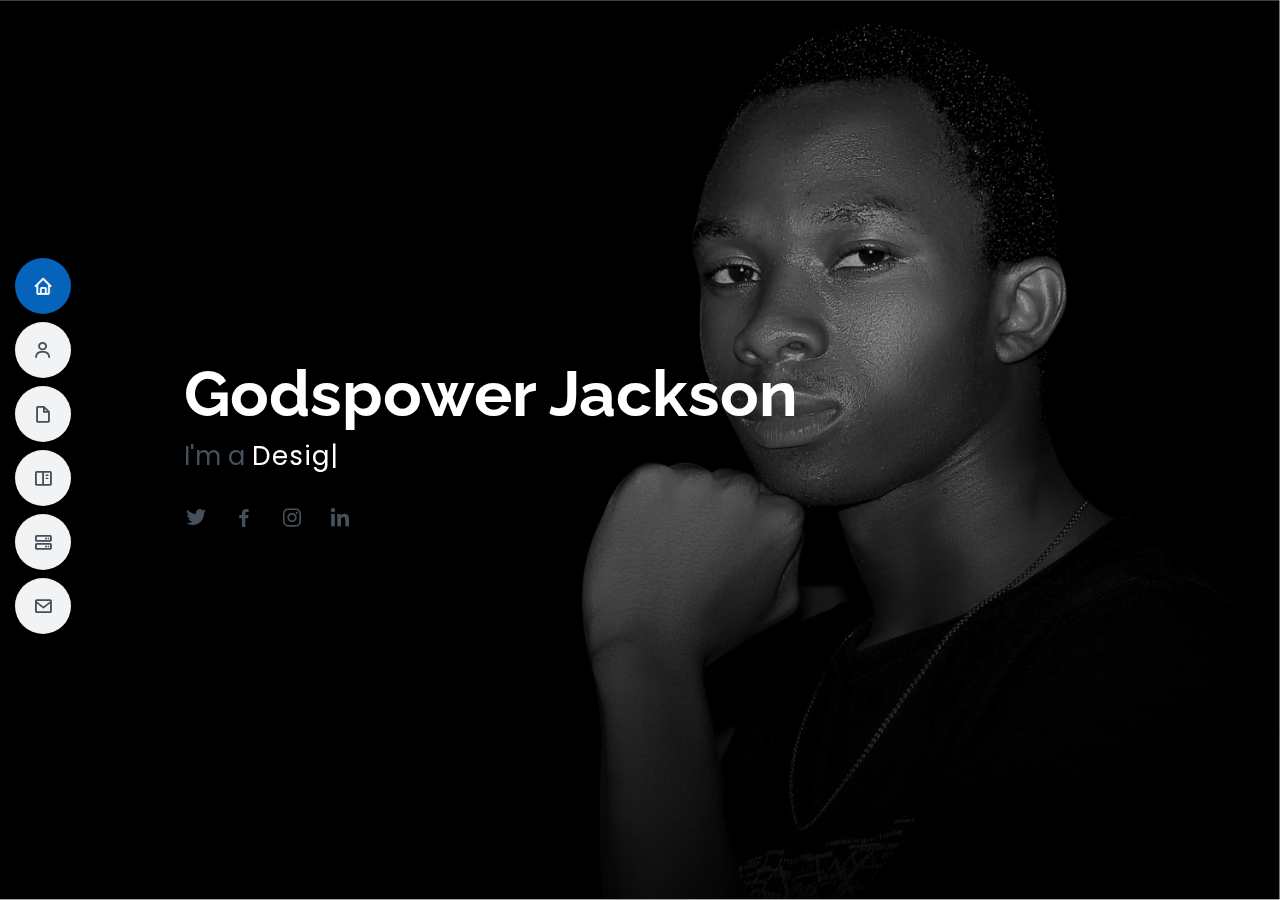
<file: index.html>
<!DOCTYPE html>
<html lang="en">
<head>
    <meta charset="UTF-8">
    <meta http-equiv="X-UA-Compatible" content="IE=edge">
    <meta name="viewport" content="width=device-width, initial-scale=1.0">
    <meta content="" name="description">
    <meta content="" name="keywords">
    <title>thinic.com</title>

    <!-- favicon -->    
    <link rel="shortcut icon" href="assets/img/favicon.png" type="image/x-icon">
    <link href="assets/img/apple-touch-icon.png" rel="apple-touch-icon">

    <!-- Google Fonts -->
    <link href="https://fonts.googleapis.com/css?family=Open+Sans:300,300i,400,400i,600,600i,700,700i|Raleway:300,300i,400,400i,500,500i,600,600i,700,700i|Poppins:300,300i,400,400i,500,500i,600,600i,700,700i" rel="stylesheet">

    <!-- Vendor CSS Files -->
    <link href="assets/vendor/aos/aos.css" rel="stylesheet">
    <link href="assets/vendor/bootstrap/css/bootstrap.min.css" rel="stylesheet">
    <link href="assets/vendor/bootstrap-icons/bootstrap-icons.css" rel="stylesheet">
    <link href="assets/vendor/boxicons/css/boxicons.min.css" rel="stylesheet">
    <link href="assets/vendor/glightbox/css/glightbox.min.css" rel="stylesheet">
    <link href="assets/vendor/swiper/swiper-bundle.min.css" rel="stylesheet">

    <!-- Main Css -->
    <link rel="stylesheet" href="assets/css/index.css">
    <!-- <link rel="stylesheet" href="assets/css/style.css"> -->

</head>
<body>

  <!-- ======= Mobile nav toggle button ======= -->
  <!-- <button type="button" class="mobile-nav-toggle d-xl-none"><i class="bi bi-list mobile-nav-toggle"></i></button> -->
  <i class="bi bi-list mobile-nav-toggle d-xl-none text-light"></i>
  <!-- ======= Header ======= -->
  <header id="header" class="d-flex flex-column justify-content-center">

    <nav id="navbar" class="navbar nav-menu">
      <ul>
        <li><a href="index.html" class="nav-link scrollto active"><i class="bx bx-home"></i> <span>Home</span></a></li>
        <li><a href="about.html" class="nav-link scrollto"><i class="bx bx-user"></i> <span>About</span></a></li>
        <li><a href="resume.html" class="nav-link scrollto"><i class="bx bx-file-blank"></i> <span>Resume</span></a></li>
        <li><a href="portfolio.html" class="nav-link scrollto"><i class="bx bx-book-content"></i> <span>Portfolio</span></a></li>
        <li><a href="services.html" class="nav-link scrollto"><i class="bx bx-server"></i> <span>Services</span></a></li>
        <li><a href="contact.html" class="nav-link scrollto"><i class="bx bx-envelope"></i> <span>Contact</span></a></li>
      </ul>
    </nav><!-- .nav-menu -->

  </header><!-- End Header -->

    
  <!-- ======= Hero Section ======= -->
  <section id="hero" class="d-flex flex-column justify-content-center">
    <div class="container d-flex row" data-aos="zoom-in" data-aos-delay="100">
        <div class="col-md-8">
          <h1>Godspower Jackson</h1>
            <p>I'm a <span class="typed" data-typed-items="Designer, Developer, Freelancer, Photographer"></span></p>
        
            <div class="social-links">
                <a href="www.twitter.com/godspowerjacks/" class="twitter"><i class="bx bxl-twitter"></i></a>
                <a href="www.facebook.com/Iamthinic/" class="facebook"><i class="bx bxl-facebook"></i></a>
                <a href="www.intagram.com/thinic/" class="instagram"><i class="bx bxl-instagram"></i></a>
                <!-- <a href="#" class="google-plus"><i class="bx bxl-skype"></i></a> -->
                <a href="#" class="linkedin"><i class="bx bxl-linkedin"></i></a>
            </div>
        </div>
        <div class="col-md-4">
            
        </div>
    </div>
  </section><!-- End Hero -->
    

    
    <!-- Vendor JS Files -->
    <script src="assets/vendor/aos/aos.js"></script>
    <script src="assets/vendor/bootstrap/js/bootstrap.bundle.min.js"></script>
    <script src="assets/vendor/glightbox/js/glightbox.min.js"></script>
    <script src="assets/vendor/isotope-layout/isotope.pkgd.min.js"></script>
    <script src="assets/vendor/php-email-form/validate.js"></script>
    <script src="assets/vendor/purecounter/purecounter.js"></script>
    <script src="assets/vendor/swiper/swiper-bundle.min.js"></script>
    <script src="assets/vendor/typed.js/typed.min.js"></script>
    <script src="assets/vendor/waypoints/noframework.waypoints.js"></script>

    <!-- Main Js -->
    <script src="assets/js/index.js"></script>
</body>
</html>
</file>
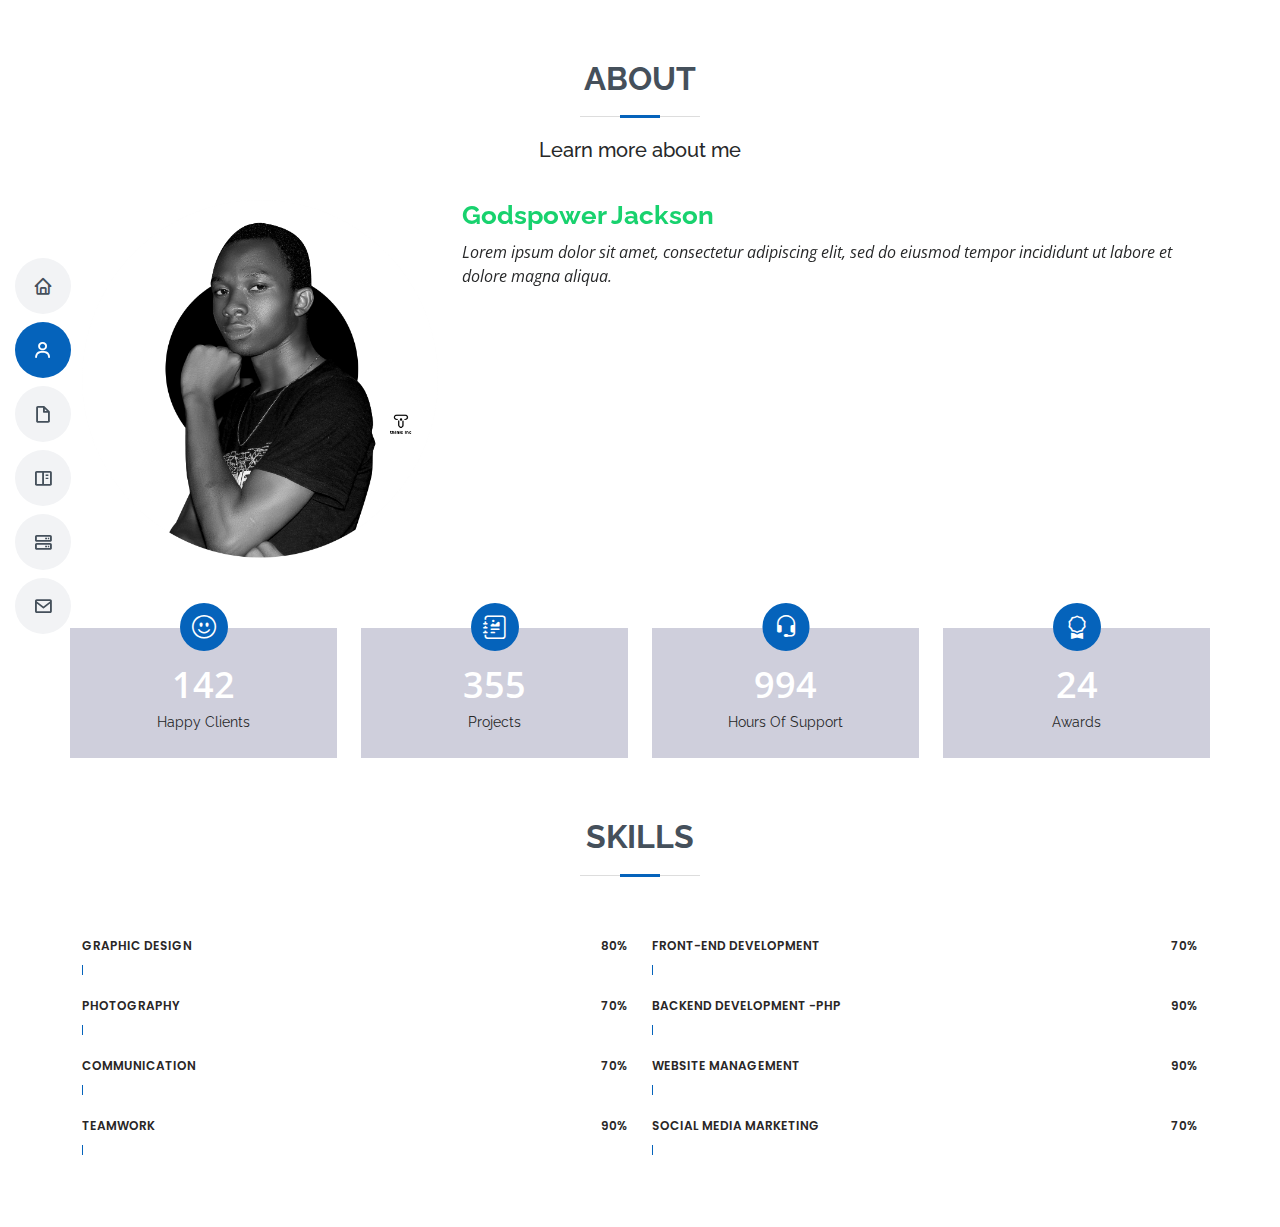
<file: about.html>
<!DOCTYPE html>
<html lang="en">
<head>
    <meta charset="UTF-8">
    <meta http-equiv="X-UA-Compatible" content="IE=edge">
    <meta name="viewport" content="width=device-width, initial-scale=1.0">
    <meta content="" name="description">
    <meta content="" name="keywords">
    <title>thinic.com</title>

    <!-- favicon -->    
    <link rel="shortcut icon" href="assets/img/favicon.png" type="image/x-icon">
    <link href="assets/img/apple-touch-icon.png" rel="apple-touch-icon">

    <!-- Google Fonts -->
    <link href="https://fonts.googleapis.com/css?family=Open+Sans:300,300i,400,400i,600,600i,700,700i|Raleway:300,300i,400,400i,500,500i,600,600i,700,700i|Poppins:300,300i,400,400i,500,500i,600,600i,700,700i" rel="stylesheet">

    <!-- Vendor CSS Files -->
    <link href="assets/vendor/aos/aos.css" rel="stylesheet">
    <link href="assets/vendor/bootstrap/css/bootstrap.min.css" rel="stylesheet">
    <link href="assets/vendor/bootstrap-icons/bootstrap-icons.css" rel="stylesheet">
    <link href="assets/vendor/boxicons/css/boxicons.min.css" rel="stylesheet">
    <link href="assets/vendor/glightbox/css/glightbox.min.css" rel="stylesheet">
    <link href="assets/vendor/swiper/swiper-bundle.min.css" rel="stylesheet">

    <!-- Main Css -->
    <link rel="stylesheet" href="assets/css/index.css">

</head>
<body>

  <!-- ======= Mobile nav toggle button ======= -->
  <!-- <button type="button" class="mobile-nav-toggle d-xl-none"><i class="bi bi-list mobile-nav-toggle"></i></button> -->
  <i class="bi bi-list mobile-nav-toggle d-xl-none"></i>
  <!-- ======= Header ======= -->
  <header id="header" class="d-flex flex-column justify-content-center">

    <nav id="navbar" class="navbar nav-menu">
      <ul>
        <li><a href="index.html" class="nav-link scrollto"><i class="bx bx-home"></i> <span>Home</span></a></li>
        <li><a href="about.html" class="nav-link scrollto active"><i class="bx bx-user"></i> <span>About</span></a></li>
        <li><a href="resume.html" class="nav-link scrollto"><i class="bx bx-file-blank"></i> <span>Resume</span></a></li>
        <li><a href="portfolio.html" class="nav-link scrollto"><i class="bx bx-book-content"></i> <span>Portfolio</span></a></li>
        <li><a href="services.html" class="nav-link scrollto"><i class="bx bx-server"></i> <span>Services</span></a></li>
        <li><a href="contact.html" class="nav-link scrollto"><i class="bx bx-envelope"></i> <span>Contact</span></a></li>
      </ul>
    </nav><!-- .nav-menu -->

  </header><!-- End Header -->

  
      <!-- ======= About Section ======= -->
  <section id="about" class="about">

    <!-- ======= About Me ======= -->
    <div class="about-me container">

      <div class="section-title">
        <h2>About</h2>
        <h5>Learn more about me</h5>
      </div>

      <div class="row">
        <div class="col-md-4"  data-aos="fade-right">
          <img src="assets/img/profile-img.png" class="img-fluid" draggable="false" alt="">
        </div>
        <div class="col-lg-8 pt-4 pt-lg-0 content" data-aos="fade-left">
          <h3>Godspower Jackson</h3>
          <p class="fst-italic">
            Lorem ipsum dolor sit amet, consectetur adipiscing elit, sed do eiusmod tempor incididunt ut labore et dolore
            magna aliqua.
          </p>
          <div class="row">
             
          </div>
          <!-- <p>
            Officiis eligendi itaque labore et dolorum mollitia officiis optio vero. Quisquam sunt adipisci omnis et ut. Nulla accusantium dolor incidunt officia tempore. Et eius omnis.
            Cupiditate ut dicta maxime officiis quidem quia. Sed et consectetur qui quia repellendus itaque neque. Aliquid amet quidem ut quaerat cupiditate. Ab et eum qui repellendus omnis culpa magni laudantium dolores.
          </p> -->
        </div>
      </div>

    </div><!-- End About Me -->

    <!-- ======= Counts ======= -->
    <div class="counts container">

      <div class="row">

        <div class="col-lg-3 col-md-6">
          <div class="count-box">
            <i class="bi bi-emoji-smile"></i>
            <span data-purecounter-start="0" data-purecounter-end="232" data-purecounter-duration="1" class="purecounter"></span>
            <p>Happy Clients</p>
          </div>
        </div>

        <div class="col-lg-3 col-md-6 mt-5 mt-md-0">
          <div class="count-box">
            <i class="bi bi-journal-richtext"></i>
            <span data-purecounter-start="0" data-purecounter-end="521" data-purecounter-duration="1" class="purecounter"></span>
            <p>Projects</p>
          </div>
        </div>

        <div class="col-lg-3 col-md-6 mt-5 mt-lg-0">
          <div class="count-box">
            <i class="bi bi-headset"></i>
            <span data-purecounter-start="0" data-purecounter-end="1463" data-purecounter-duration="1" class="purecounter"></span>
            <p>Hours Of Support</p>
          </div>
        </div>

        <div class="col-lg-3 col-md-6 mt-5 mt-lg-0">
          <div class="count-box">
            <i class="bi bi-award"></i>
            <span data-purecounter-start="0" data-purecounter-end="24" data-purecounter-duration="1" class="purecounter"></span>
            <p>Awards</p>
          </div>
        </div>

      </div>

    </div><!-- End Counts -->

    <!-- ======= Skills  ======= -->
    <div class="skills container">

      <div class="section-title">
        <h2>Skills</h2>
      </div>

      <div class="row skills-content">

        <div class="col-lg-6">

          <div class="progress">
            <span class="skill">Graphic Design <i class="val">80%</i></span>
            <div class="progress-bar-wrap">
              <div class="progress-bar" role="progressbar" aria-valuenow="80" aria-valuemin="0" aria-valuemax="100"></div>
            </div>
          </div>

          <div class="progress">
            <span class="skill">Photography <i class="val">70%</i></span>
            <div class="progress-bar-wrap">
              <div class="progress-bar" role="progressbar" aria-valuenow="70" aria-valuemin="0" aria-valuemax="100"></div>
            </div>
          </div>

          <div class="progress">
            <span class="skill">Communication <i class="val">70%</i></span>
            <div class="progress-bar-wrap">
              <div class="progress-bar" role="progressbar" aria-valuenow="70" aria-valuemin="0" aria-valuemax="100"></div>
            </div>
          </div>

          <div class="progress">
            <span class="skill">Teamwork <i class="val">90%</i></span>
            <div class="progress-bar-wrap">
              <div class="progress-bar" role="progressbar" aria-valuenow="90" aria-valuemin="0" aria-valuemax="100"></div>
            </div>
          </div>

        </div>

        <div class="col-lg-6">

          <div class="progress">
            <span class="skill">Front-end Development <i class="val">70%</i></span>
            <div class="progress-bar-wrap">
              <div class="progress-bar" role="progressbar" aria-valuenow="80" aria-valuemin="0" aria-valuemax="100"></div>
            </div>
          </div>

          <div class="progress">
            <span class="skill">Backend Development -PHP <i class="val">90%</i></span>
            <div class="progress-bar-wrap">
              <div class="progress-bar" role="progressbar" aria-valuenow="90" aria-valuemin="0" aria-valuemax="100"></div>
            </div>
          </div>

          <div class="progress">
            <span class="skill">Website Management <i class="val">90%</i></span>
            <div class="progress-bar-wrap">
              <div class="progress-bar" role="progressbar" aria-valuenow="90" aria-valuemin="0" aria-valuemax="100"></div>
            </div>
          </div>

          <div class="progress">
            <span class="skill">Social media Marketing <i class="val">70%</i></span>
            <div class="progress-bar-wrap">
              <div class="progress-bar" role="progressbar" aria-valuenow="70" aria-valuemin="0" aria-valuemax="100"></div>
            </div>
          </div>

        </div>

      </div>

    </div><!-- End Skills -->

  </section><!-- End About Section -->

    
    <!-- Vendor JS Files -->
    <script src="assets/vendor/aos/aos.js"></script>
    <script src="assets/vendor/bootstrap/js/bootstrap.bundle.min.js"></script>
    <script src="assets/vendor/glightbox/js/glightbox.min.js"></script>
    <script src="assets/vendor/isotope-layout/isotope.pkgd.min.js"></script>
    <script src="assets/vendor/php-email-form/validate.js"></script>
    <script src="assets/vendor/purecounter/purecounter.js"></script>
    <script src="assets/vendor/swiper/swiper-bundle.min.js"></script>
    <script src="assets/vendor/typed.js/typed.min.js"></script>
    <script src="assets/vendor/waypoints/noframework.waypoints.js"></script>

    <!-- Main Js -->
    <script src="assets/js/index.js"></script>
</body>
</html>
</file>
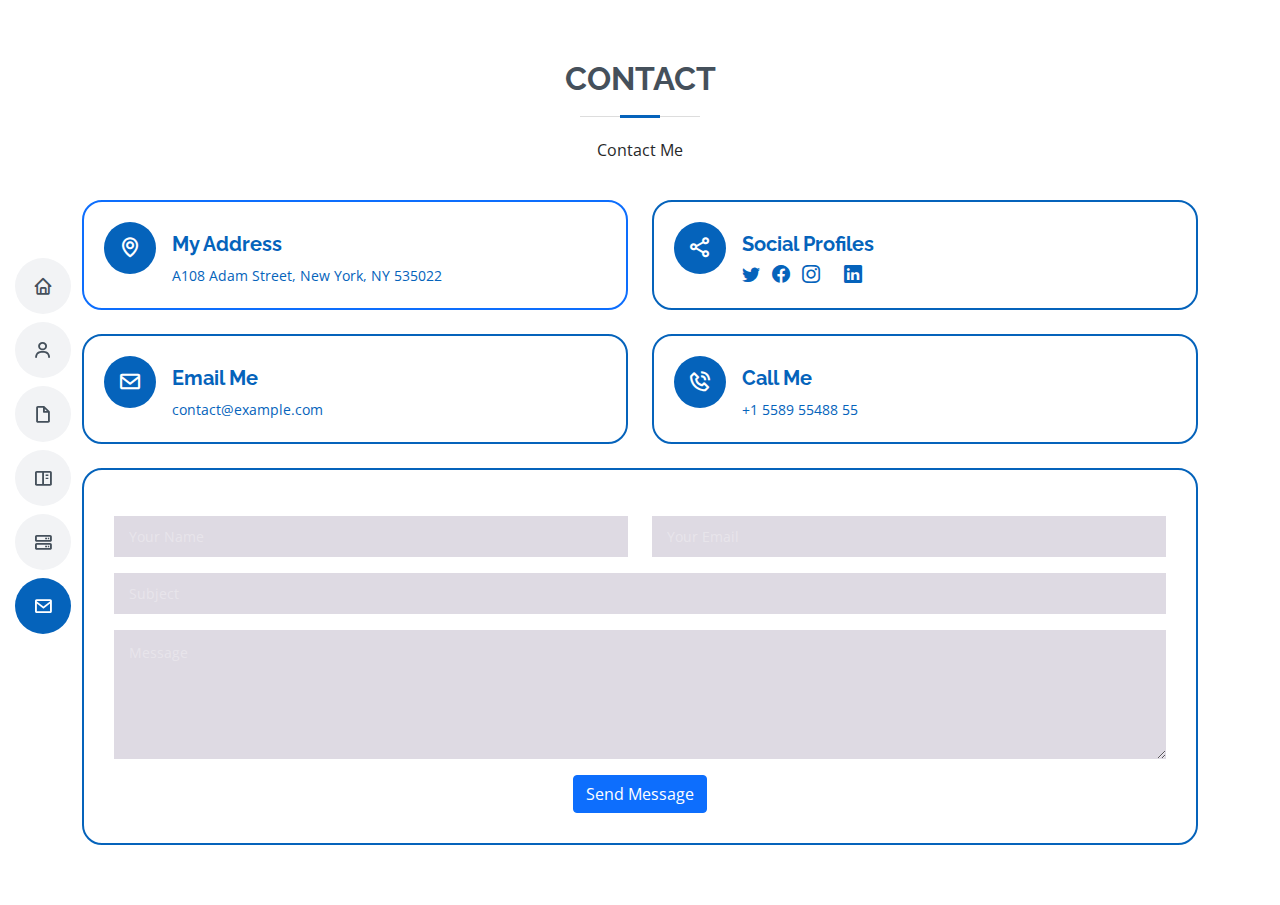
<file: contact.html>
<!DOCTYPE html>
<html lang="en">
<head>
    <meta charset="UTF-8">
    <meta http-equiv="X-UA-Compatible" content="IE=edge">
    <meta name="viewport" content="width=device-width, initial-scale=1.0">
    <meta content="" name="description">
    <meta content="" name="keywords">
    <title>thinic.com</title>

    <!-- favicon -->    
    <link rel="shortcut icon" href="assets/img/favicon.png" type="image/x-icon">
    <link href="assets/img/apple-touch-icon.png" rel="apple-touch-icon">

    <!-- Google Fonts -->
    <link href="https://fonts.googleapis.com/css?family=Open+Sans:300,300i,400,400i,600,600i,700,700i|Raleway:300,300i,400,400i,500,500i,600,600i,700,700i|Poppins:300,300i,400,400i,500,500i,600,600i,700,700i" rel="stylesheet">

    <!-- Vendor CSS Files -->
    <link href="assets/vendor/aos/aos.css" rel="stylesheet">
    <link href="assets/vendor/bootstrap/css/bootstrap.min.css" rel="stylesheet">
    <link href="assets/vendor/bootstrap-icons/bootstrap-icons.css" rel="stylesheet">
    <link href="assets/vendor/boxicons/css/boxicons.min.css" rel="stylesheet">
    <link href="assets/vendor/glightbox/css/glightbox.min.css" rel="stylesheet">
    <link href="assets/vendor/swiper/swiper-bundle.min.css" rel="stylesheet">

    <!-- Main Css -->
    <link rel="stylesheet" href="assets/css/index.css">

</head>
<body>

  <!-- ======= Mobile nav toggle button ======= -->
  <!-- <button type="button" class="mobile-nav-toggle d-xl-none"><i class="bi bi-list mobile-nav-toggle"></i></button> -->
  <i class="bi bi-list mobile-nav-toggle d-xl-none"></i>
  <!-- ======= Header ======= -->
  <header id="header" class="d-flex flex-column justify-content-center">

    <nav id="navbar" class="navbar nav-menu">
      <ul>
        <li><a href="index.html" class="nav-link scrollto"><i class="bx bx-home"></i> <span>Home</span></a></li>
        <li><a href="about.html" class="nav-link scrollto"><i class="bx bx-user"></i> <span>About</span></a></li>
        <li><a href="resume.html" class="nav-link scrollto"><i class="bx bx-file-blank"></i> <span>Resume</span></a></li>
        <li><a href="portfolio.html" class="nav-link scrollto"><i class="bx bx-book-content"></i> <span>Portfolio</span></a></li>
        <li><a href="services.html" class="nav-link scrollto"><i class="bx bx-server"></i> <span>Services</span></a></li>
        <li><a href="contact.html" class="nav-link scrollto active"><i class="bx bx-envelope"></i> <span>Contact</span></a></li>
      </ul>
    </nav><!-- .nav-menu -->

  </header><!-- End Header -->

  <!-- ======= Contact Section ======= -->
  <section id="contact" class="contact">
    <div class="container">

      <div class="section-title">
        <h2>Contact</h2>
        <p>Contact Me</p>
      </div>

      <div class="row mt-2">

        <div class="col-md-6 d-flex align-items-stretch">
          <div class="info-box border-primary">
            <i class="bx bx-map"></i>
            <h3>My Address</h3>
            <p>A108 Adam Street, New York, NY 535022</p>
          </div>
        </div>

        <div class="col-md-6 mt-4 mt-md-0 d-flex align-items-stretch">
          <div class="info-box">
            <i class="bx bx-share-alt"></i>
            <h3>Social Profiles</h3>
            <div class="social-links">
              <a href="#" class="twitter"><i class="bi bi-twitter"></i></a>
              <a href="#" class="facebook"><i class="bi bi-facebook"></i></a>
              <a href="#" class="instagram"><i class="bi bi-instagram"></i></a>
              <a href="#" class="google-plus"><i class="bi bi-skype"></i></a>
              <a href="#" class="linkedin"><i class="bi bi-linkedin"></i></a>
            </div>
          </div>
        </div>

        <div class="col-md-6 mt-4 d-flex align-items-stretch">
          <div class="info-box">
            <i class="bx bx-envelope"></i>
            <h3>Email Me</h3>
            <p>contact@example.com</p>
          </div>
        </div>
        <div class="col-md-6 mt-4 d-flex align-items-stretch">
          <div class="info-box">
            <i class="bx bx-phone-call"></i>
            <h3>Call Me</h3>
            <p>+1 5589 55488 55</p>
          </div>
        </div>
      </div>

      <form action="forms/contact.php" method="post" role="form" class="php-email-form mt-4">
        
        <div class="my-3">
            <div class="loading">Loading</div>
            <div class="error-message"></div>
            <div class="sent-message">Your message has been sent. Thank you!</div>
          </div>

        <div class="row">
          <div class="col-md-6 form-group">
            <input type="text" name="name" class="form-control" id="name" placeholder="Your Name" required>
          </div>
          <div class="col-md-6 form-group mt-3 mt-md-0">
            <input type="email" class="form-control" name="email" id="email" placeholder="Your Email" required>
          </div>
        </div>
        <div class="form-group mt-3">
          <input type="text" class="form-control" name="subject" id="subject" placeholder="Subject" required>
        </div>
        <div class="form-group mt-3">
          <textarea class="form-control" name="message"  rows="5" placeholder="Message" required></textarea>
        </div>
        <div class="text-center"><button type="submit" class="mt-3 btn btn-primary">Send Message</button></div>
      </form>

    </div>
  </section><!-- End Contact Section -->

     <!-- Vendor JS Files -->
     <script src="assets/vendor/aos/aos.js"></script>
     <script src="assets/vendor/bootstrap/js/bootstrap.bundle.min.js"></script>
     <script src="assets/vendor/glightbox/js/glightbox.min.js"></script>
     <script src="assets/vendor/isotope-layout/isotope.pkgd.min.js"></script>
     <script src="assets/vendor/php-email-form/validate.js"></script>
     <script src="assets/vendor/purecounter/purecounter.js"></script>
     <script src="assets/vendor/swiper/swiper-bundle.min.js"></script>
     <script src="assets/vendor/typed.js/typed.min.js"></script>
     <script src="assets/vendor/waypoints/noframework.waypoints.js"></script>
 
     <!-- Main Js -->
     <script src="assets/js/index.js"></script>
 </body>
 </html>
</file>
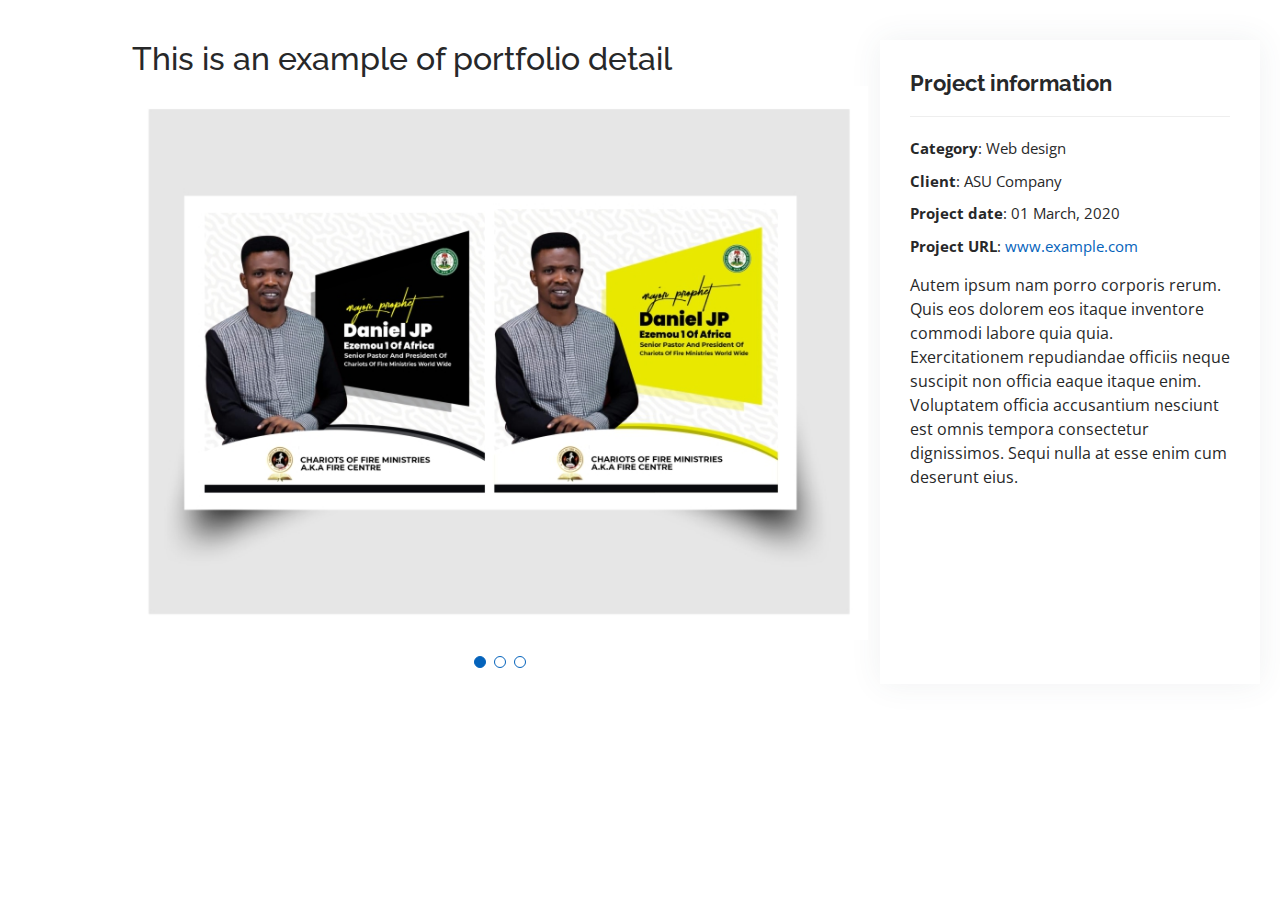
<file: portfolio-details.html>
<!DOCTYPE html>
<html lang="en">
<head>
    <meta charset="UTF-8">
    <meta http-equiv="X-UA-Compatible" content="IE=edge">
    <meta name="viewport" content="width=device-width, initial-scale=1.0">
    <meta content="" name="description">
    <meta content="" name="keywords">
    <title>thinic.com</title>

    <!-- favicon -->    
    <link rel="shortcut icon" href="assets/img/favicon.png" type="image/x-icon">
    <link href="assets/img/apple-touch-icon.png" rel="apple-touch-icon">

    <!-- Google Fonts -->
    <link href="https://fonts.googleapis.com/css?family=Open+Sans:300,300i,400,400i,600,600i,700,700i|Raleway:300,300i,400,400i,500,500i,600,600i,700,700i|Poppins:300,300i,400,400i,500,500i,600,600i,700,700i" rel="stylesheet">

    <!-- Vendor CSS Files -->
    <link href="assets/vendor/aos/aos.css" rel="stylesheet">
    <link href="assets/vendor/bootstrap/css/bootstrap.min.css" rel="stylesheet">
    <link href="assets/vendor/bootstrap-icons/bootstrap-icons.css" rel="stylesheet">
    <link href="assets/vendor/boxicons/css/boxicons.min.css" rel="stylesheet">
    <link href="assets/vendor/glightbox/css/glightbox.min.css" rel="stylesheet">
    <link href="assets/vendor/swiper/swiper-bundle.min.css" rel="stylesheet">

    <!-- Main Css -->
    <link rel="stylesheet" href="index.css">

</head>
<body>

  <main id="main">

    <!-- ======= Portfolio Details ======= -->
    <div id="portfolio-details" class="portfolio-details">
      <div class="container">

        <div class="row">

          <div class="col-lg-8">
            <h2 class="portfolio-title">This is an example of portfolio detail</h2>

            <div class="portfolio-details-slider swiper-container">
              <div class="swiper-wrapper align-items-center">

                <div class="swiper-slide">
                  <img src="assets/img/portfolio/portfolio-details-1.jpg" alt="">
                </div>

                <div class="swiper-slide">
                  <img src="assets/img/portfolio/portfolio-details-2.jpg" alt="">
                </div>

                <div class="swiper-slide">
                  <img src="assets/img/portfolio/portfolio-details-3.jpg" alt="">
                </div>

              </div>
              <div class="swiper-pagination"></div>
            </div>

          </div>

          <div class="col-lg-4 portfolio-info">
            <h3>Project information</h3>
            <ul>
              <li><strong>Category</strong>: Web design</li>
              <li><strong>Client</strong>: ASU Company</li>
              <li><strong>Project date</strong>: 01 March, 2020</li>
              <li><strong>Project URL</strong>: <a href="#">www.example.com</a></li>
            </ul>

            <p>
              Autem ipsum nam porro corporis rerum. Quis eos dolorem eos itaque inventore commodi labore quia quia. Exercitationem repudiandae officiis neque suscipit non officia eaque itaque enim. Voluptatem officia accusantium nesciunt est omnis tempora consectetur dignissimos. Sequi nulla at esse enim cum deserunt eius.
            </p>
          </div>

        </div>

      </div>
    </div><!-- End Portfolio Details -->

  </main><!-- End #main -->
 
    

    
    <!-- Vendor JS Files -->
    <script src="assets/vendor/aos/aos.js"></script>
    <script src="assets/vendor/bootstrap/js/bootstrap.bundle.min.js"></script>
    <script src="assets/vendor/glightbox/js/glightbox.min.js"></script>
    <script src="assets/vendor/isotope-layout/isotope.pkgd.min.js"></script>
    <script src="assets/vendor/php-email-form/validate.js"></script>
    <script src="assets/vendor/purecounter/purecounter.js"></script>
    <script src="assets/vendor/swiper/swiper-bundle.min.js"></script>
    <script src="assets/vendor/typed.js/typed.min.js"></script>
    <script src="assets/vendor/waypoints/noframework.waypoints.js"></script>

    <!-- Main Js -->
    <script src="index.js"></script>
</body>
</html>
</file>
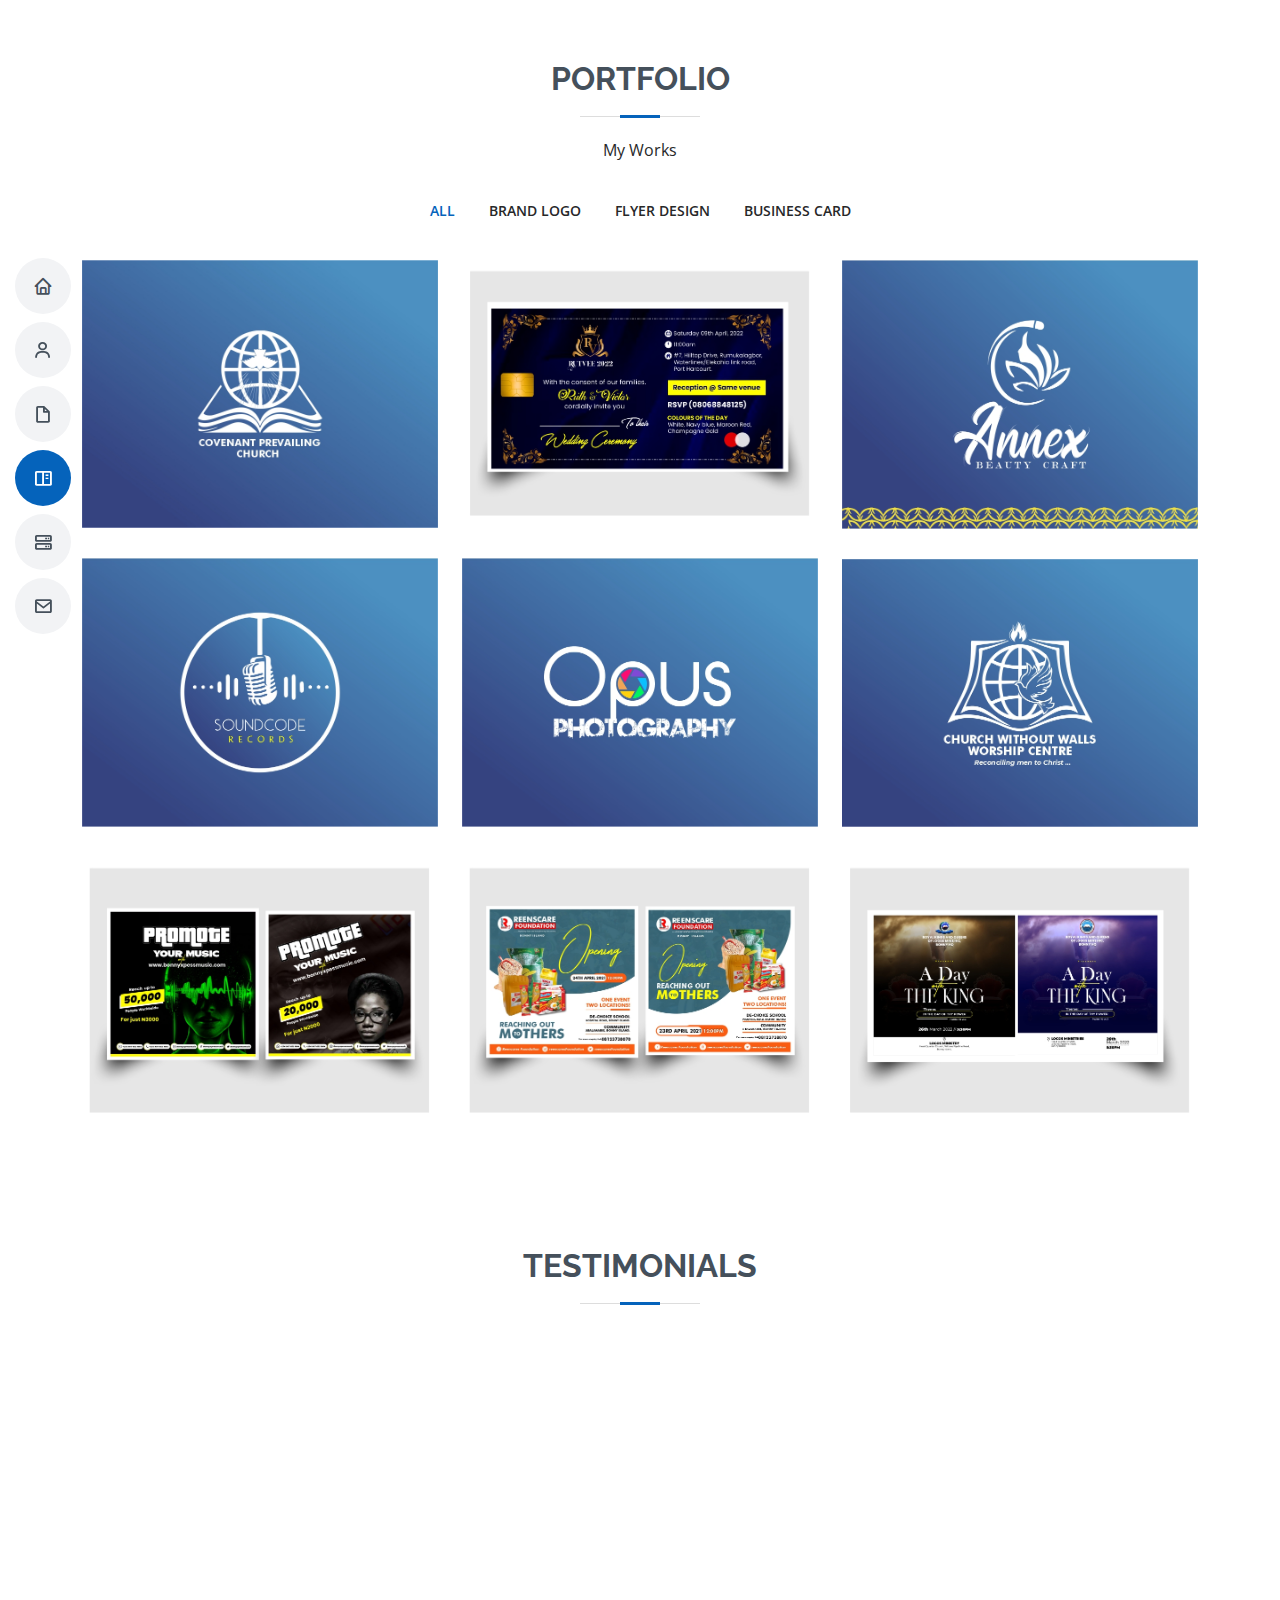
<file: portfolio.html>
<!DOCTYPE html>
<html lang="en">
<head>
    <meta charset="UTF-8">
    <meta http-equiv="X-UA-Compatible" content="IE=edge">
    <meta name="viewport" content="width=device-width, initial-scale=1.0">
    <meta content="" name="description">
    <meta content="" name="keywords">
    <title>thinic.com</title>

    <!-- favicon -->    
    <link rel="shortcut icon" href="assets/img/favicon.png" type="image/x-icon">
    <link href="assets/img/apple-touch-icon.png" rel="apple-touch-icon">

    <!-- Google Fonts -->
    <link href="https://fonts.googleapis.com/css?family=Open+Sans:300,300i,400,400i,600,600i,700,700i|Raleway:300,300i,400,400i,500,500i,600,600i,700,700i|Poppins:300,300i,400,400i,500,500i,600,600i,700,700i" rel="stylesheet">

    <!-- Vendor CSS Files -->
    <link href="assets/vendor/aos/aos.css" rel="stylesheet">
    <link href="assets/vendor/bootstrap/css/bootstrap.min.css" rel="stylesheet">
    <link href="assets/vendor/bootstrap-icons/bootstrap-icons.css" rel="stylesheet">
    <link href="assets/vendor/boxicons/css/boxicons.min.css" rel="stylesheet">
    <link href="assets/vendor/glightbox/css/glightbox.min.css" rel="stylesheet">
    <link href="assets/vendor/swiper/swiper-bundle.min.css" rel="stylesheet">

    <!-- Main Css -->
    <link rel="stylesheet" href="assets/css/index.css">

</head>
<body>

  <!-- ======= Mobile nav toggle button ======= -->
  <!-- <button type="button" class="mobile-nav-toggle d-xl-none"><i class="bi bi-list mobile-nav-toggle"></i></button> -->
  <i class="bi bi-list mobile-nav-toggle d-xl-none"></i>
  <!-- ======= Header ======= -->
  <header id="header" class="d-flex flex-column justify-content-center">

    <nav id="navbar" class="navbar nav-menu">
      <ul>
        <li><a href="index.html" class="nav-link scrollto"><i class="bx bx-home"></i> <span>Home</span></a></li>
        <li><a href="about.html" class="nav-link scrollto"><i class="bx bx-user"></i> <span>About</span></a></li>
        <li><a href="resume.html" class="nav-link scrollto"><i class="bx bx-file-blank"></i> <span>Resume</span></a></li>
        <li><a href="portfolio.html" class="nav-link scrollto active"><i class="bx bx-book-content"></i> <span>Portfolio</span></a></li>
        <li><a href="services.html" class="nav-link scrollto"><i class="bx bx-server"></i> <span>Services</span></a></li>
        <li><a href="contact.html" class="nav-link scrollto"><i class="bx bx-envelope"></i> <span>Contact</span></a></li>
      </ul>
    </nav><!-- .nav-menu -->

  </header><!-- End Header -->

  
  <!-- ======= Portfolio Section ======= -->
  <section id="portfolio" class="portfolio">
    <div class="container">

      <div class="section-title">
        <h2>Portfolio</h2>
        <p>My Works</p>
      </div>

      <div class="row">
        <div class="col-lg-12 d-flex justify-content-center">
          <ul id="portfolio-flters">
            <li data-filter="*" class="filter-active">All</li>
            <li data-filter=".filter-logo">Brand Logo</li>
            <li data-filter=".filter-card">Flyer Design</li>
            <li data-filter=".filter-web">Business Card</li>
          </ul>
        </div>
      </div>

      <div class="row portfolio-container">

        <div class="col-lg-4 col-md-6 portfolio-item filter-logo">
          <div class="portfolio-wrap">
            <img src="assets/img/portfolio/portfolio-1.jpg" class="img-fluid" alt="">
            <div class="portfolio-info">
              <h4>Logo</h4>
              <p>Logo</p>
              <div class="portfolio-links">
                <a href="assets/img/portfolio/portfolio-1.jpg" data-gallery="portfolioGallery" class="portfolio-lightbox" title="App 1"><i class="bx bx-plus"></i></a>
                <a href="portfolio-details.html" data-gallery="portfolioDetailsGallery" data-glightbox="type: external" class="portfolio-details-lightbox" title="Portfolio Details"><i class="bx bx-link"></i></a>
              </div>
            </div>
          </div>
        </div>

        <div class="col-lg-4 col-md-6 portfolio-item filter-web">
          <div class="portfolio-wrap">
            <img src="assets/img/portfolio/portfolio-8.jpg" class="img-fluid" alt="">
            <div class="portfolio-info">
              <h4>Web 3</h4>
              <p>Web</p>
              <div class="portfolio-links">
                <a href="assets/img/portfolio/portfolio-8.jpg" data-gallery="portfolioGallery" class="portfolio-lightbox" title="Web 3"><i class="bx bx-plus"></i></a>
                <a href="portfolio-details.html" data-gallery="portfolioDetailsGallery" data-glightbox="type: external" class="portfolio-details-lightbox" title="Portfolio Details"><i class="bx bx-link"></i></a>
              </div>
            </div>
          </div>
        </div>

        <div class="col-lg-4 col-md-6 portfolio-item filter-logo">
          <div class="portfolio-wrap">
            <img src="assets/img/portfolio/portfolio-2.jpg" class="img-fluid" alt="">
            <div class="portfolio-info">
              <h4>Logo</h4>
              <p>Logo</p>
              <div class="portfolio-links">
                <a href="assets/img/portfolio/portfolio-2.jpg" data-gallery="portfolioGallery" class="portfolio-lightbox" title="App 2"><i class="bx bx-plus"></i></a>
                <a href="portfolio-details.html" data-gallery="portfolioDetailsGallery" data-glightbox="type: external" class="portfolio-details-lightbox" title="Portfolio Details"><i class="bx bx-link"></i></a>
              </div>
            </div>
          </div>
        </div>

        <div class="col-lg-4 col-md-6 portfolio-item filter-card">
          <div class="portfolio-wrap">
            <img src="assets/img/portfolio/portfolio-4.jpg" class="img-fluid" alt="">
            <div class="portfolio-info">
              <h4>Card 2</h4>
              <p>Card</p>
              <div class="portfolio-links">
                <a href="assets/img/portfolio/portfolio-4.jpg" data-gallery="portfolioGallery" class="portfolio-lightbox" title="Card 2"><i class="bx bx-plus"></i></a>
                <a href="portfolio-details.html" data-gallery="portfolioDetailsGallery" data-glightbox="type: external" class="portfolio-details-lightbox" title="Portfolio Details"><i class="bx bx-link"></i></a>
              </div>
            </div>
          </div>
        </div>

        <div class="col-lg-4 col-md-6 portfolio-item filter-web">
          <div class="portfolio-wrap">
            <img src="assets/img/portfolio/portfolio-5.jpg" class="img-fluid" alt="">
            <div class="portfolio-info">
              <h4>Web 2</h4>
              <p>Web</p>
              <div class="portfolio-links">
                <a href="assets/img/portfolio/portfolio-5.jpg" data-gallery="portfolioGallery" class="portfolio-lightbox" title="Web 2"><i class="bx bx-plus"></i></a>
                <a href="portfolio-details.html" data-gallery="portfolioDetailsGallery" data-glightbox="type: external" class="portfolio-details-lightbox" title="Portfolio Details"><i class="bx bx-link"></i></a>
              </div>
            </div>
          </div>
        </div>

        <div class="col-lg-4 col-md-6 portfolio-item filter-logo">
          <div class="portfolio-wrap">
            <img src="assets/img/portfolio/portfolio-3.jpg" class="img-fluid" alt="">
            <div class="portfolio-info">
              <h4>Logo</h4>
              <p>Logo</p>
              <div class="portfolio-links">
                <a href="assets/img/portfolio/portfolio-3.jpg" data-gallery="portfolioGallery" class="portfolio-lightbox" title="App 3"><i class="bx bx-plus"></i></a>
                <a href="portfolio-details.html" data-gallery="portfolioDetailsGallery" data-glightbox="type: external" class="portfolio-details-lightbox" title="Portfolio Details"><i class="bx bx-link"></i></a>
              </div>
            </div>
          </div>
        </div>

        <div class="col-lg-4 col-md-6 portfolio-item filter-card">
          <div class="portfolio-wrap">
            <img src="assets/img/portfolio/portfolio-7.jpg" class="img-fluid" alt="">
            <div class="portfolio-info">
              <h4>Card 1</h4>
              <p>Card</p>
              <div class="portfolio-links">
                <a href="assets/img/portfolio/portfolio-7.jpg" data-gallery="portfolioGallery" class="portfolio-lightbox" title="Card 1"><i class="bx bx-plus"></i></a>
                <a href="portfolio-details.html" data-gallery="portfolioDetailsGallery" data-glightbox="type: external" class="portfolio-details-lightbox" title="Portfolio Details"><i class="bx bx-link"></i></a>
              </div>
            </div>
          </div>
        </div>

        <div class="col-lg-4 col-md-6 portfolio-item filter-card">
          <div class="portfolio-wrap">
            <img src="assets/img/portfolio/portfolio-6.jpg" class="img-fluid" alt="">
            <div class="portfolio-info">
              <h4>Card 3</h4>
              <p>Card</p>
              <div class="portfolio-links">
                <a href="assets/img/portfolio/portfolio-6.jpg" data-gallery="portfolioGallery" class="portfolio-lightbox" title="Card 3"><i class="bx bx-plus"></i></a>
                <a href="portfolio-details.html" data-gallery="portfolioDetailsGallery" data-glightbox="type: external" class="portfolio-details-lightbox" title="Portfolio Details"><i class="bx bx-link"></i></a>
              </div>
            </div>
          </div>
        </div>

        <div class="col-lg-4 col-md-6 portfolio-item filter-web">
          <div class="portfolio-wrap">
            <img src="assets/img/portfolio/portfolio-9.jpg" class="img-fluid" alt="">
            <div class="portfolio-info">
              <h4>Web 3</h4>
              <p>Web</p>
              <div class="portfolio-links">
                <a href="assets/img/portfolio/portfolio-9.jpg" data-gallery="portfolioGallery" class="portfolio-lightbox" title="Web 3"><i class="bx bx-plus"></i></a>
                <a href="portfolio-details.html" data-gallery="portfolioDetailsGallery" data-glightbox="type: external" class="portfolio-details-lightbox" title="Portfolio Details"><i class="bx bx-link"></i></a>
              </div>
            </div>
          </div>
        </div>

      </div>

    </div>
  </section><!-- End Portfolio Section -->

  
    <!-- ======= Testimonials ======= -->
    <div class="testimonials container pt-3">

      <div class="section-title pt-3">
        <h2>Testimonials</h2>
      </div>

      <div class="testimonials-slider swiper-container" data-aos="fade-up" data-aos-delay="100">
        <div class="swiper-wrapper">

          <div class="swiper-slide">
            <div class="testimonial-item p-2">
              <p>
                <i class="bx bxs-quote-alt-left quote-icon-left"></i>
                Proin iaculis purus consequat sem cure digni ssim donec porttitora entum suscipit rhoncus. Accusantium quam, ultricies eget id, aliquam eget nibh et. Maecen aliquam, risus at semper.
                <i class="bx bxs-quote-alt-right quote-icon-right"></i>
              </p>
              <img src="assets/img/testimonials/testimonials-1.jpg" class="testimonial-img" alt="">
              <h3>David Chekwas</h3>
              <h4>cwwwc - Pastor</h4>
            </div>
          </div><!-- End testimonial item -->

          <div class="swiper-slide">
            <div class="testimonial-item p-2">
              <p>
                <i class="bx bxs-quote-alt-left quote-icon-left"></i>
                Export tempor illum tamen malis malis eram quae irure esse labore quem cillum quid cillum eram malis quorum velit fore eram velit sunt aliqua noster fugiat irure amet legam anim culpa.
                <i class="bx bxs-quote-alt-right quote-icon-right"></i>
              </p>
              <img src="assets/img/testimonials/testimonials-2.jpg" class="testimonial-img" alt="">
              <h3>Thompson Godswill</h3>
              <h4>Admin - Cedarsprohub</h4>
            </div>
          </div><!-- End testimonial item -->

          <div class="swiper-slide">
            <div class="testimonial-item p-2">
              <p>
                <i class="bx bxs-quote-alt-left quote-icon-left"></i>
                Enim nisi quem export duis labore cillum quae magna enim sint quorum nulla quem veniam duis minim tempor labore quem eram duis noster aute amet eram fore quis sint minim.
                <i class="bx bxs-quote-alt-right quote-icon-right"></i>
              </p>
              <img src="assets/img/testimonials/testimonials-3.jpg" class="testimonial-img" alt="">
              <h3>Jena Karlis</h3>
              <h4>Store Owner</h4>
            </div>
          </div><!-- End testimonial item -->

          <div class="swiper-slide">
            <div class="testimonial-item p-2">
              <p>
                <i class="bx bxs-quote-alt-left quote-icon-left"></i>
                Fugiat enim eram quae cillum dolore dolor amet nulla culpa multos export minim fugiat minim velit minim dolor enim duis veniam ipsum anim magna sunt elit fore quem dolore labore illum veniam.
                <i class="bx bxs-quote-alt-right quote-icon-right"></i>
              </p>
              <img src="assets/img/testimonials/testimonials-4.jpg" class="testimonial-img" alt="">
              <h3>Matt Brandon</h3>
              <h4>Freelancer</h4>
            </div>
          </div><!-- End testimonial item -->

          <div class="swiper-slide">
            <div class="testimonial-item p-2">
              <p>
                <i class="bx bxs-quote-alt-left quote-icon-left"></i>
                Quis quorum aliqua sint quem legam fore sunt eram irure aliqua veniam tempor noster veniam enim culpa labore duis sunt culpa nulla illum cillum fugiat legam esse veniam culpa fore nisi cillum quid.
                <i class="bx bxs-quote-alt-right quote-icon-right"></i>
              </p>
              <img src="assets/img/testimonials/testimonials-5.jpg" class="testimonial-img" alt="">
              <h3>John Larson</h3>
              <h4>Entrepreneur</h4>
            </div>
          </div><!-- End testimonial item -->

        </div>
        <div class="swiper-pagination"></div>
      </div>

      <div class="owl-carousel testimonials-carousel">

      </div>

    </div><!-- End Testimonials  -->


     <!-- Vendor JS Files -->
     <script src="assets/vendor/aos/aos.js"></script>
     <script src="assets/vendor/bootstrap/js/bootstrap.bundle.min.js"></script>
     <script src="assets/vendor/glightbox/js/glightbox.min.js"></script>
     <script src="assets/vendor/isotope-layout/isotope.pkgd.min.js"></script>
     <script src="assets/vendor/php-email-form/validate.js"></script>
     <script src="assets/vendor/purecounter/purecounter.js"></script>
     <script src="assets/vendor/swiper/swiper-bundle.min.js"></script>
     <script src="assets/vendor/typed.js/typed.min.js"></script>
     <script src="assets/vendor/waypoints/noframework.waypoints.js"></script>
 
     <!-- Main Js -->
     <script src="assets/js/index.js"></script>
 </body>
 </html>
</file>
<file: assets/css/index.css>
/**
* Template Name: MyResume - v4.2.0
* Template URL: https://bootstrapmade.com/free-html-bootstrap-template-my-resume/
* Author: BootstrapMade.com
* License: https://bootstrapmade.com/license/
*/

/*--------------------------------------------------------------
# General
--------------------------------------------------------------*/
body {
    font-family: "Open Sans", sans-serif;
    color: #272829;
  }
  
  a {
    color: #0563bb;
    text-decoration: none;
  }
  
  a:hover {
    color: #067ded;
    text-decoration: none;
  }
  
  h1, h2, h3, h4, h5, h6 {
    font-family: "Raleway", sans-serif;
  }
  
  /*--------------------------------------------------------------
  # Back to top button
  --------------------------------------------------------------*/
  .back-to-top {
    position: fixed;
    visibility: hidden;
    opacity: 0;
    right: 15px;
    bottom: 15px;
    z-index: 996;
    background: #0563bb;
    width: 40px;
    height: 40px;
    border-radius: 50px;
    transition: all 0.4s;
  }
  
  .back-to-top i {
    font-size: 28px;
    color: #fff;
    line-height: 0;
  }
  
  .back-to-top:hover {
    background: #0678e3;
    color: #fff;
  }
  
  .back-to-top.active {
    visibility: visible;
    opacity: 1;
  }
  
  /*--------------------------------------------------------------
  # Preloader
  --------------------------------------------------------------*/
  #preloader {
    position: fixed;
    top: 0;
    left: 0;
    right: 0;
    bottom: 0;
    z-index: 9999;
    overflow: hidden;
    background: #fff;
  }
  
  #preloader:before {
    content: "";
    position: fixed;
    top: calc(50% - 30px);
    left: calc(50% - 30px);
    border: 6px solid #0563bb;
    border-top-color: #fff;
    border-bottom-color: #fff;
    border-radius: 50%;
    width: 60px;
    height: 60px;
    -webkit-animation: animate-preloader 1s linear infinite;
    animation: animate-preloader 1s linear infinite;
  }
  
  @-webkit-keyframes animate-preloader {
    0% {
      transform: rotate(0deg);
    }
    100% {
      transform: rotate(360deg);
    }
  }
  
  @keyframes animate-preloader {
    0% {
      transform: rotate(0deg);
    }
    100% {
      transform: rotate(360deg);
    }
  }
  
  /*--------------------------------------------------------------
  # Disable aos animation delay on mobile devices
  --------------------------------------------------------------*/
  @media screen and (max-width: 768px) {
    [data-aos-delay] {
      transition-delay: 0 !important;
    }
  }
  
  /*--------------------------------------------------------------
  # Header
  --------------------------------------------------------------*/
  #header {
    position: fixed;
    top: 0;
    left: 0;
    bottom: 0;
    z-index: 9997;
    transition: all 0.5s;
    padding: 15px;
    overflow-y: auto;
  }
  
  @media (max-width: 992px) {
    #header {
      width: 300px;
      background: #fff;
      border-right: 1px solid #e6e9ec;
      left: -300px;
    }
  }
  
  @media (min-width: 992px) {
    #main {
      margin-left: 100px;
    }
  }
  
  /*--------------------------------------------------------------
  # Navigation Menu
  --------------------------------------------------------------*/
  /**
  * Desktop Navigation 
  */
  .nav-menu {
    padding: 0;
    display: block;
  }
  
  .nav-menu * {
    margin: 0;
    padding: 0;
    list-style: none;
  }
  
  .nav-menu > ul > li {
    position: relative;
    white-space: nowrap;
  }
  
  .nav-menu a {
    display: flex;
    align-items: center;
    color: #45505b;
    padding: 10px 18px;
    margin-bottom: 8px;
    transition: 0.3s;
    font-size: 15px;
    border-radius: 50px;
    background: #f2f3f5;
    height: 56px;
    width: 100%;
    overflow: hidden;
    transition: 0.3s;
  }
  
  .nav-menu a i {
    font-size: 20px;
  }
  
  .nav-menu a span {
    padding: 0 5px 0 7px;
    color: #45505b;
  }
  
  @media (min-width: 992px) {
    .nav-menu a {
      width: 56px;
    }
    .nav-menu a span {
      display: none;
      color: #fff;
    }
  }
  
  .nav-menu a:hover, .nav-menu .active, .nav-menu li:hover > a {
    color: #fff;
    background: #0563bb;
  }
  
  .nav-menu a:hover span, .nav-menu .active span, .nav-menu li:hover > a span {
    color: #fff;
  }
  
  .nav-menu a:hover, .nav-menu li:hover > a {
    width: 100%;
    color: #fff;
  }
  
  .nav-menu a:hover span, .nav-menu li:hover > a span {
    display: block;
  }
  
  /**
  * Mobile Navigation 
  */
  .mobile-nav-toggle {
    position: fixed;
    right: 10px;
    top: 10px;
    z-index: 9998;
    border: 0;
    background: none;
    font-size: 28px;
    transition: all 0.4s;
    outline: none !important;
    line-height: 0;
    cursor: pointer;
    border-radius: 50px;
    padding: 5px;
  }
  
  .mobile-nav-toggle i {
    color: #45505b;
  }
  
  .mobile-nav-active {
    overflow: hidden;
  }
  
  .mobile-nav-active #header {
    left: 0;
  }
  
  .mobile-nav-active .mobile-nav-toggle {
    color: #fff;
    background-color: #0563bb;
  }
  
  /*--------------------------------------------------------------
  # Hero Section
  --------------------------------------------------------------*/
  #hero {
    width: 100%;
    height: 100vh;
    background: url("../img/hero-bg.png") top right no-repeat;
    background-size: cover;
    position: relative;
  }
  
  @media (min-width: 992px) {
    #hero {
      padding-left: 160px;
    }
  }
  
  /* #hero:before {
    content: "";
    background: rgba(255, 255, 255, 0.8);
    position: absolute;
    bottom: 0;
    top: 0;
    left: 0;
    right: 0;
  } */
  
  #hero h1 {
    margin: 0;
    font-size: 64px;
    font-weight: 700;
    line-height: 56px;
    color: #ffffff;
  }
  
  #hero p {
    color: #45505b;
    margin: 15px 0 0 0;
    font-size: 26px;
    font-family: "Poppins", sans-serif;
  }
  
  #hero p span {
    color: #ffffff;
    letter-spacing: 1px;
  }
  
  #hero .social-links {
    margin-top: 30px;
  }
  
  #hero .social-links a {
    font-size: 24px;
    display: inline-block;
    color: #45505b;
    line-height: 1;
    margin-right: 20px;
    transition: 0.3s;
  }
  
  #hero .social-links a:hover {
    color: #ffffff;
  }
  
  @media (max-width: 992px) {
    #hero {
      text-align: center;
    }
    #hero h1 {
      font-size: 32px;
      line-height: 36px;
    }
    #hero p {
      margin-top: 10px;
      font-size: 20px;
      line-height: 24px;
    }
  }
  
  /*--------------------------------------------------------------
  # Sections General
  --------------------------------------------------------------*/
  section {
    padding: 60px 0;
    overflow: hidden;
  }
  
  .section-title {
    text-align: center;
    padding-bottom: 30px;
  }
  
  .section-title h2 {
    font-size: 32px;
    font-weight: bold;
    text-transform: uppercase;
    margin-bottom: 20px;
    padding-bottom: 20px;
    position: relative;
    color: #45505b;
  }
  
  .section-title h2::before {
    content: '';
    position: absolute;
    display: block;
    width: 120px;
    height: 1px;
    background: #ddd;
    bottom: 1px;
    left: calc(50% - 60px);
  }
  
  .section-title h2::after {
    content: '';
    position: absolute;
    display: block;
    width: 40px;
    height: 3px;
    background: #0563bb;
    bottom: 0;
    left: calc(50% - 20px);
  }
  
  .section-title p {
    margin-bottom: 0;
  }
  
  /*--------------------------------------------------------------
  # Facts
  --------------------------------------------------------------*/
  .facts .count-box {
    padding: 30px 30px 25px 30px;
    margin-top: 30px;
    width: 100%;
    position: relative;
    text-align: center;
    background: #fff;
  }
  
  .facts .count-box i {
    position: absolute;
    top: -25px;
    left: 50%;
    transform: translateX(-50%);
    font-size: 24px;
    background: #0563bb;
    color: #fff;
    border-radius: 50px;
    display: inline-flex;
    align-items: center;
    justify-content: center;
    width: 48px;
    height: 48px;
  }
  
  .facts .count-box span {
    font-size: 36px;
    display: block;
    font-weight: 600;
    color: #011426;
  }
  
  .facts .count-box p {
    padding: 0;
    margin: 0;
    font-family: "Raleway", sans-serif;
    font-size: 14px;
  }
  
  /*--------------------------------------------------------------
  # Akills
  --------------------------------------------------------------*/
  .skills .progress {
    height: 60px;
    display: block;
    background: none;
    border-radius: 0;
  }
  
  .skills .progress .skill {
    padding: 10px 0;
    margin: 0;
    text-transform: uppercase;
    display: block;
    font-weight: 600;
    font-family: "Poppins", sans-serif;
    color: #45505b;
  }
  
  .skills .progress .skill .val {
    float: right;
    font-style: normal;
  }
  
  .skills .progress-bar-wrap {
    background: #f2f3f5;
  }
  
  .skills .progress-bar {
    width: 1px;
    height: 10px;
    transition: .9s;
    background-color: #0563bb;
  }
  
  /*--------------------------------------------------------------
  # Resume
  --------------------------------------------------------------*/
  .resume .resume-title {
    font-size: 26px;
    font-weight: 700;
    margin-top: 20px;
    margin-bottom: 20px;
    color: #45505b;
  }
  
  .resume .resume-item {
    padding: 0 0 20px 20px;
    margin-top: -2px;
    border-left: 2px solid #0563bb;
    position: relative;
  }
  
  .resume .resume-item h4 {
    line-height: 18px;
    font-size: 18px;
    font-weight: 600;
    text-transform: uppercase;
    font-family: "Poppins", sans-serif;
    color: #0563bb;
    margin-bottom: 10px;
  }
  
  .resume .resume-item h5 {
    font-size: 16px;
    background: #f7f8f9;
    padding: 5px 15px;
    display: inline-block;
    font-weight: 600;
    margin-bottom: 10px;
  }
  
  .resume .resume-item ul {
    padding-left: 20px;
  }
  
  .resume .resume-item ul li {
    padding-bottom: 10px;
  }
  
  .resume .resume-item:last-child {
    padding-bottom: 0;
  }
  
  .resume .resume-item::before {
    content: "";
    position: absolute;
    width: 16px;
    height: 16px;
    border-radius: 50px;
    left: -9px;
    top: 0;
    background: #fff;
    border: 2px solid #0563bb;
  }
  
  /*--------------------------------------------------------------
  # Portfolio
  --------------------------------------------------------------*/
  .portfolio .portfolio-item {
    margin-bottom: 30px;
  }
  
  .portfolio #portfolio-flters {
    padding: 0;
    margin: 0 auto 25px auto;
    list-style: none;
    text-align: center;
    background: #fff;
    border-radius: 50px;
    padding: 2px 15px;
  }
  
  .portfolio #portfolio-flters li {
    cursor: pointer;
    display: inline-block;
    padding: 10px 15px;
    font-size: 14px;
    font-weight: 600;
    line-height: 1;
    text-transform: uppercase;
    color: #272829;
    margin-bottom: 5px;
    transition: all 0.3s ease-in-out;
  }
  
  .portfolio #portfolio-flters li:hover, .portfolio #portfolio-flters li.filter-active {
    color: #0563bb;
  }
  
  .portfolio #portfolio-flters li:last-child {
    margin-right: 0;
  }
  
  .portfolio .portfolio-wrap {
    transition: 0.3s;
    position: relative;
    overflow: hidden;
    z-index: 1;
    background: rgba(69, 80, 91, 0.8);
  }
  
  .portfolio .portfolio-wrap::before {
    content: "";
    background: rgba(255, 255, 255, 0.7);
    position: absolute;
    left: 30px;
    right: 30px;
    top: 30px;
    bottom: 30px;
    transition: all ease-in-out 0.3s;
    z-index: 2;
    opacity: 0;
  }
  
  .portfolio .portfolio-wrap .portfolio-info {
    opacity: 0;
    position: absolute;
    top: 0;
    left: 0;
    right: 0;
    bottom: 0;
    text-align: center;
    z-index: 3;
    transition: all ease-in-out 0.3s;
    display: flex;
    flex-direction: column;
    justify-content: center;
    align-items: center;
  }
  
  .portfolio .portfolio-wrap .portfolio-info::before {
    display: block;
    content: "";
    width: 48px;
    height: 48px;
    position: absolute;
    top: 35px;
    left: 35px;
    border-top: 3px solid #d7dce1;
    border-left: 3px solid #d7dce1;
    transition: all 0.5s ease 0s;
    z-index: 9994;
  }
  
  .portfolio .portfolio-wrap .portfolio-info::after {
    display: block;
    content: "";
    width: 48px;
    height: 48px;
    position: absolute;
    bottom: 35px;
    right: 35px;
    border-bottom: 3px solid #d7dce1;
    border-right: 3px solid #d7dce1;
    transition: all 0.5s ease 0s;
    z-index: 9994;
  }
  
  .portfolio .portfolio-wrap .portfolio-info h4 {
    font-size: 20px;
    color: #45505b;
    font-weight: 600;
  }
  
  .portfolio .portfolio-wrap .portfolio-info p {
    color: #45505b;
    font-size: 14px;
    text-transform: uppercase;
    padding: 0;
    margin: 0;
  }
  
  .portfolio .portfolio-wrap .portfolio-links {
    text-align: center;
    z-index: 4;
  }
  
  .portfolio .portfolio-wrap .portfolio-links a {
    color: #45505b;
    margin: 0 2px;
    font-size: 28px;
    display: inline-block;
    transition: 0.3s;
  }
  
  .portfolio .portfolio-wrap .portfolio-links a:hover {
    color: #148af9;
  }
  
  .portfolio .portfolio-wrap:hover::before {
    top: 0;
    left: 0;
    right: 0;
    bottom: 0;
    opacity: 1;
  }
  
  .portfolio .portfolio-wrap:hover .portfolio-info {
    opacity: 1;
  }
  
  .portfolio .portfolio-wrap:hover .portfolio-info::before {
    top: 15px;
    left: 15px;
  }
  
  .portfolio .portfolio-wrap:hover .portfolio-info::after {
    bottom: 15px;
    right: 15px;
  }
  
  /*--------------------------------------------------------------
  # Portfolio Details
  --------------------------------------------------------------*/
  .portfolio-details {
    padding-top: 40px;
  }
  
  .portfolio-details .portfolio-details-slider img {
    width: 100%;
  }
  
  .portfolio-details .portfolio-details-slider .swiper-pagination {
    margin-top: 20px;
    position: relative;
  }
  
  .portfolio-details .portfolio-details-slider .swiper-pagination .swiper-pagination-bullet {
    width: 12px;
    height: 12px;
    background-color: #fff;
    opacity: 1;
    border: 1px solid #0563bb;
  }
  
  .portfolio-details .portfolio-details-slider .swiper-pagination .swiper-pagination-bullet-active {
    background-color: #0563bb;
  }
  
  .portfolio-details .portfolio-info {
    padding: 30px;
    box-shadow: 0px 0 30px rgba(69, 80, 91, 0.08);
  }
  
  .portfolio-details .portfolio-info h3 {
    font-size: 22px;
    font-weight: 700;
    margin-bottom: 20px;
    padding-bottom: 20px;
    border-bottom: 1px solid #eee;
  }
  
  .portfolio-details .portfolio-info ul {
    list-style: none;
    padding: 0;
    font-size: 15px;
  }
  
  .portfolio-details .portfolio-info ul li + li {
    margin-top: 10px;
  }
  
  .portfolio-details .portfolio-description {
    padding-top: 30px;
  }
  
  .portfolio-details .portfolio-description h2 {
    font-size: 26px;
    font-weight: 700;
    margin-bottom: 20px;
  }
  
  .portfolio-details .portfolio-description p {
    padding: 0;
  }
  
  /*--------------------------------------------------------------
  # Services
  --------------------------------------------------------------*/
  .services .icon-box {
    text-align: center;
    padding: 70px 20px 80px 20px;
    transition: all ease-in-out 0.3s;
    background: #fff;
    box-shadow: 0px 5px 90px 0px rgba(110, 123, 131, 0.05);
  }
  
  .services .icon-box .icon {
    margin: 0 auto;
    width: 100px;
    height: 100px;
    display: flex;
    align-items: center;
    justify-content: center;
    transition: ease-in-out 0.3s;
    position: relative;
  }
  
  .services .icon-box .icon i {
    font-size: 36px;
    transition: 0.5s;
    position: relative;
  }
  
  .services .icon-box .icon svg {
    position: absolute;
    top: 0;
    left: 0;
  }
  
  .services .icon-box .icon svg path {
    transition: 0.5s;
    fill: #f5f5f5;
  }
  
  .services .icon-box h4 {
    font-weight: 600;
    margin: 10px 0 15px 0;
    font-size: 22px;
  }
  
  .services .icon-box h4 a {
    color: #45505b;
    transition: ease-in-out 0.3s;
  }
  
  .services .icon-box p {
    line-height: 24px;
    font-size: 14px;
    margin-bottom: 0;
  }
  
  .services .icon-box:hover {
    border-color: #fff;
    box-shadow: 0px 0 35px 0 rgba(0, 0, 0, 0.08);
  }
  
  .services .iconbox-blue i {
    color: #47aeff;
  }
  
  .services .iconbox-blue:hover .icon i {
    color: #fff;
  }
  
  .services .iconbox-blue:hover .icon path {
    fill: #47aeff;
  }
  
  .services .iconbox-orange i {
    color: #ffa76e;
  }
  
  .services .iconbox-orange:hover .icon i {
    color: #fff;
  }
  
  .services .iconbox-orange:hover .icon path {
    fill: #ffa76e;
  }
  
  .services .iconbox-pink i {
    color: #e80368;
  }
  
  .services .iconbox-pink:hover .icon i {
    color: #fff;
  }
  
  .services .iconbox-pink:hover .icon path {
    fill: #e80368;
  }
  
  .services .iconbox-yellow i {
    color: #ffbb2c;
  }
  
  .services .iconbox-yellow:hover .icon i {
    color: #fff;
  }
  
  .services .iconbox-yellow:hover .icon path {
    fill: #ffbb2c;
  }
  
  .services .iconbox-red i {
    color: #ff5828;
  }
  
  .services .iconbox-red:hover .icon i {
    color: #fff;
  }
  
  .services .iconbox-red:hover .icon path {
    fill: #ff5828;
  }
  
  .services .iconbox-teal i {
    color: #11dbcf;
  }
  
  .services .iconbox-teal:hover .icon i {
    color: #fff;
  }
  
  .services .iconbox-teal:hover .icon path {
    fill: #11dbcf;
  }
 
/*--------------------------------------------------------------
# Contact
--------------------------------------------------------------*/
.contact .info-box {
  color: #0563bb;
  padding: 20px;
  width: 100%;
  border: 2px solid #0563bb;
  border-radius: 20px;
}

.contact .info-box i.bx {
  font-size: 24px;
  color: #ffffff;
  border-radius: 50%;
  padding: 14px;
  float: left;
  background: #0563bb;
}

.contact .info-box h3 {
  font-size: 20px;
  color: #0563bb;
  font-weight: 700;
  margin: 10px 0 8px 68px;
}

.contact .info-box p {
  padding: 0;
  color: #0563bb;
  line-height: 24px;
  font-size: 14px;
  margin: 0 0 0 68px;
}

.contact .info-box .social-links {
  margin: 5px 0 0 68px;
  display: flex;
}

.contact .info-box .social-links a {
  font-size: 18px;
  display: inline-block;
  color: #0563bb;
  line-height: 1;
  margin-right: 12px;
  transition: 0.3s;
}

.contact .info-box .social-links a:hover {
  color: #d0ff00;
}

.contact .php-email-form {
  padding: 30px;
  /* background: #0563bb; */
  border: 2px solid #0563bb;
  border-radius: 20px;
}

.contact .php-email-form .error-message {
  display: none;
  background: rgba(77, 78, 13, 0.08);
  background: #b3ff00;
  text-align: left;
  padding: 15px;
  font-weight: 600;
}

.contact .php-email-form .error-message br + br {
  margin-top: 25px;
}

.contact .php-email-form .sent-message {
  display: none;
  background: rgba(255, 255, 255, 0.08);
  background: #18d26e;
  text-align: center;
  padding: 15px;
  font-weight: 600;
}

.contact .php-email-form .loading {
  display: none;
  background: rgba(255, 255, 255, 0.08);
  text-align: center;
  padding: 15px;
}

.contact .php-email-form .loading:before {
  content: "";
  display: inline-block;
  border-radius: 50%;
  width: 24px;
  height: 24px;
  margin: 0 10px -6px 0;
  border: 3px solid #18d26e;
  border-top-color: #eee;
  -webkit-animation: animate-loading 1s linear infinite;
  animation: animate-loading 1s linear infinite;
}

.contact .php-email-form input, .contact .php-email-form textarea {
  border-radius: 0;
  box-shadow: none;
  font-size: 14px;
  background: rgba(85, 63, 109, 0.192);
  border: 0;
  transition: 0.3s;
  color: #fff;
}

.contact .php-email-form input:focus, .contact .php-email-form textarea:focus {
  background-color: rgba(255, 255, 255, 0.11);
}

.contact .php-email-form input::-webkit-input-placeholder, .contact .php-email-form textarea::-webkit-input-placeholder {
  color: rgba(255, 255, 255, 0.3);
  opacity: 1;
}

.contact .php-email-form input::-moz-placeholder, .contact .php-email-form textarea::-moz-placeholder {
  color: rgba(255, 255, 255, 0.3);
  opacity: 1;
}

.contact .php-email-form input::placeholder, .contact .php-email-form textarea::placeholder {
  color: rgba(255, 255, 255, 0.3);
  opacity: 1;
}

.contact .php-email-form input {
  padding: 10px 15px;
}

.contact .php-email-form textarea {
  padding: 12px 15px;
}
/* 
.contact .php-email-form button[type="submit"] {
  background: #ffffff;
  border: 0;
  padding: 10px 30px;
  color: rgb(78, 5, 112);
  transition: 0.4s;
  border-radius: 4px;
} */

.contact .php-email-form button[type="submit"]:hover {
  background: #15bb62;
}

@-webkit-keyframes animate-loading {
  0% {
    transform: rotate(0deg);
  }
  100% {
    transform: rotate(360deg);
  }
}

@keyframes animate-loading {
  0% {
    transform: rotate(0deg);
  }
  100% {
    transform: rotate(360deg);
  }
}

  /*--------------------------------------------------------------
  # Footer
  --------------------------------------------------------------*/
  #footer {
    background: #f7f8f9;
    color: #45505b;
    font-size: 14px;
    text-align: center;
    padding: 30px 0;
  }
  
  #footer h3 {
    font-size: 36px;
    font-weight: 700;
    position: relative;
    font-family: "Poppins", sans-serif;
    padding: 0;
    margin: 0 0 15px 0;
  }
  
  #footer p {
    font-size: 15;
    font-style: italic;
    padding: 0;
    margin: 0 0 40px 0;
  }
  
  #footer .social-links {
    margin: 0 0 40px 0;
  }
  
  #footer .social-links a {
    font-size: 18px;
    display: inline-block;
    background: #0563bb;
    color: #fff;
    line-height: 1;
    padding: 8px 0;
    margin-right: 4px;
    border-radius: 50%;
    text-align: center;
    width: 36px;
    height: 36px;
    transition: 0.3s;
  }
  
  #footer .social-links a:hover {
    background: #0678e3;
    color: #fff;
    text-decoration: none;
  }
  
  #footer .copyright {
    margin: 0 0 5px 0;
  }
  
  #footer .credits {
    font-size: 13px;
  }
  

  
/*--------------------------------------------------------------
# About
--------------------------------------------------------------*/
.about-me .content h3 {
  font-weight: 700;
  font-size: 26px;
  color: #18d26e;
}

.about-me .content ul {
  list-style: none;
  padding: 0;
}

.about-me .content ul li {
  margin-bottom: 20px;
  display: flex;
  align-items: center;
}

.about-me .content ul strong {
  margin-right: 10px;
}

.about-me .content ul i {
  font-size: 16px;
  margin-right: 5px;
  color: #18d26e;
  line-height: 0;
}

.about-me .content p:last-child {
  margin-bottom: 0;
}

/*--------------------------------------------------------------
# Counts
--------------------------------------------------------------*/
.counts {
  padding: 70px 0 60px;
}

.counts .count-box {
  padding: 30px 30px 25px 30px;
  width: 100%;
  position: relative;
  text-align: center;
  background: rgba(70, 69, 121, 0.26);
}

.counts .count-box i {
  position: absolute;
  top: -25px;
  left: 50%;
  transform: translateX(-50%);
  font-size: 24px;
  background: #0563bb;
  padding: 12px;
  color: #ffffff;
  border-radius: 50px;
  line-height: 0;
}

.counts .count-box span {
  font-size: 36px;
  display: block;
  font-weight: 600;
  color: #fff;
}

.counts .count-box p {
  padding: 0;
  margin: 0;
  font-family: "Raleway", sans-serif;
  font-size: 14px;
}

/*--------------------------------------------------------------
# Skills
--------------------------------------------------------------*/
.skills .progress {
  height: 60px;
  display: block;
  background: none;
  border-radius: 0;
}

.skills .progress .skill {
  padding: 10px 0;
  margin: 0;
  text-transform: uppercase;
  display: block;
  font-weight: 600;
  font-family: "Poppins", sans-serif;
  color: rgb(41, 38, 38);
}

.skills .progress .skill .val {
  float: right;
  font-style: normal;
}

.skills .progress-bar-wrap {
  background: rgba(255, 255, 255, 0.2);
}

.skills .progress-bar {
  width: 1px;
  height: 10px;
  transition: .9s;
  background-color:  #0563bb;
}


/*--------------------------------------------------------------
# Testimonials
--------------------------------------------------------------*/
.testimonials .testimonial-item {
  box-sizing: content-box;
  min-height: 320px;
}

.testimonials .testimonial-item .testimonial-img {
  width: 90px;
  border-radius: 50%;
  margin: -40px 0 0 40px;
  position: relative;
  z-index: 2;
  border: 6px solid rgba(90, 80, 80, 0.12);
}

.testimonials .testimonial-item h3 {
  font-size: 18px;
  font-weight: bold;
  margin: 10px 0 5px 45px;
  color: rgb(43, 6, 6);
}

.testimonials .testimonial-item h4 {
  font-size: 14px;
  color: #999;
  margin: 0 0 0 45px;
}

.testimonials .testimonial-item .quote-icon-left, .testimonials .testimonial-item .quote-icon-right {
  color: rgb(245, 243, 243);
  font-size: 26px;
}

.testimonials .testimonial-item .quote-icon-left {
  display: inline-block;
  left: -5px;
  position: relative;
}

.testimonials .testimonial-item .quote-icon-right {
  display: inline-block;
  right: -5px;
  position: relative;
  top: 10px;
}

.testimonials .testimonial-item p {
  font-style: italic;
  margin: 0 15px 0 15px;
  padding: 20px 20px 60px 20px;
  background:  #0563bb4d;
  color: #ffffff;
  position: relative;
  border-radius: 6px;
  position: relative;
  z-index: 1;
}

.testimonials .swiper-pagination {
  margin-top: 20px;
  position: relative;
}

.testimonials .swiper-pagination .swiper-pagination-bullet {
  width: 12px;
  height: 12px;
  opacity: 1;
  background-color: rgba(122, 115, 115, 0.658);
}

.testimonials .swiper-pagination .swiper-pagination-bullet-active {
  background-color:  #0563bb;;
}
</file>
<file: index.css>
/**
* Template Name: MyResume - v4.2.0
* Template URL: https://bootstrapmade.com/free-html-bootstrap-template-my-resume/
* Author: BootstrapMade.com
* License: https://bootstrapmade.com/license/
*/

/*--------------------------------------------------------------
# General
--------------------------------------------------------------*/
body {
    font-family: "Open Sans", sans-serif;
    color: #272829;
  }
  
  a {
    color: #0563bb;
    text-decoration: none;
  }
  
  a:hover {
    color: #067ded;
    text-decoration: none;
  }
  
  h1, h2, h3, h4, h5, h6 {
    font-family: "Raleway", sans-serif;
  }
  
  /*--------------------------------------------------------------
  # Back to top button
  --------------------------------------------------------------*/
  .back-to-top {
    position: fixed;
    visibility: hidden;
    opacity: 0;
    right: 15px;
    bottom: 15px;
    z-index: 996;
    background: #0563bb;
    width: 40px;
    height: 40px;
    border-radius: 50px;
    transition: all 0.4s;
  }
  
  .back-to-top i {
    font-size: 28px;
    color: #fff;
    line-height: 0;
  }
  
  .back-to-top:hover {
    background: #0678e3;
    color: #fff;
  }
  
  .back-to-top.active {
    visibility: visible;
    opacity: 1;
  }
  
  /*--------------------------------------------------------------
  # Preloader
  --------------------------------------------------------------*/
  #preloader {
    position: fixed;
    top: 0;
    left: 0;
    right: 0;
    bottom: 0;
    z-index: 9999;
    overflow: hidden;
    background: #fff;
  }
  
  #preloader:before {
    content: "";
    position: fixed;
    top: calc(50% - 30px);
    left: calc(50% - 30px);
    border: 6px solid #0563bb;
    border-top-color: #fff;
    border-bottom-color: #fff;
    border-radius: 50%;
    width: 60px;
    height: 60px;
    -webkit-animation: animate-preloader 1s linear infinite;
    animation: animate-preloader 1s linear infinite;
  }
  
  @-webkit-keyframes animate-preloader {
    0% {
      transform: rotate(0deg);
    }
    100% {
      transform: rotate(360deg);
    }
  }
  
  @keyframes animate-preloader {
    0% {
      transform: rotate(0deg);
    }
    100% {
      transform: rotate(360deg);
    }
  }
  
  /*--------------------------------------------------------------
  # Disable aos animation delay on mobile devices
  --------------------------------------------------------------*/
  @media screen and (max-width: 768px) {
    [data-aos-delay] {
      transition-delay: 0 !important;
    }
  }
  
  /*--------------------------------------------------------------
  # Header
  --------------------------------------------------------------*/
  #header {
    position: fixed;
    top: 0;
    left: 0;
    bottom: 0;
    z-index: 9997;
    transition: all 0.5s;
    padding: 15px;
    overflow-y: auto;
  }
  
  @media (max-width: 992px) {
    #header {
      width: 300px;
      background: #fff;
      border-right: 1px solid #e6e9ec;
      left: -300px;
    }
  }
  
  @media (min-width: 992px) {
    #main {
      margin-left: 100px;
    }
  }
  
  /*--------------------------------------------------------------
  # Navigation Menu
  --------------------------------------------------------------*/
  /**
  * Desktop Navigation 
  */
  .nav-menu {
    padding: 0;
    display: block;
  }
  
  .nav-menu * {
    margin: 0;
    padding: 0;
    list-style: none;
  }
  
  .nav-menu > ul > li {
    position: relative;
    white-space: nowrap;
  }
  
  .nav-menu a {
    display: flex;
    align-items: center;
    color: #45505b;
    padding: 10px 18px;
    margin-bottom: 8px;
    transition: 0.3s;
    font-size: 15px;
    border-radius: 50px;
    background: #f2f3f5;
    height: 56px;
    width: 100%;
    overflow: hidden;
    transition: 0.3s;
  }
  
  .nav-menu a i {
    font-size: 20px;
  }
  
  .nav-menu a span {
    padding: 0 5px 0 7px;
    color: #45505b;
  }
  
  @media (min-width: 992px) {
    .nav-menu a {
      width: 56px;
    }
    .nav-menu a span {
      display: none;
      color: #fff;
    }
  }
  
  .nav-menu a:hover, .nav-menu .active, .nav-menu li:hover > a {
    color: #fff;
    background: #0563bb;
  }
  
  .nav-menu a:hover span, .nav-menu .active span, .nav-menu li:hover > a span {
    color: #fff;
  }
  
  .nav-menu a:hover, .nav-menu li:hover > a {
    width: 100%;
    color: #fff;
  }
  
  .nav-menu a:hover span, .nav-menu li:hover > a span {
    display: block;
  }
  
  /**
  * Mobile Navigation 
  */
  .mobile-nav-toggle {
    position: fixed;
    right: 10px;
    top: 10px;
    z-index: 9998;
    border: 0;
    background: none;
    font-size: 28px;
    transition: all 0.4s;
    outline: none !important;
    line-height: 0;
    cursor: pointer;
    border-radius: 50px;
    padding: 5px;
  }
  
  .mobile-nav-toggle i {
    color: #45505b;
  }
  
  .mobile-nav-active {
    overflow: hidden;
  }
  
  .mobile-nav-active #header {
    left: 0;
  }
  
  .mobile-nav-active .mobile-nav-toggle {
    color: #fff;
    background-color: #0563bb;
  }
  
  /*--------------------------------------------------------------
  # Hero Section
  --------------------------------------------------------------*/
  #hero {
    width: 100%;
    height: 100vh;
    background: url("./assets/img/hero-bg.png") top right no-repeat;
    background-size: cover;
    position: relative;
  }
  
  @media (min-width: 992px) {
    #hero {
      padding-left: 160px;
    }
  }
  
  /* #hero:before {
    content: "";
    background: rgba(255, 255, 255, 0.8);
    position: absolute;
    bottom: 0;
    top: 0;
    left: 0;
    right: 0;
  } */
  
  #hero h1 {
    margin: 0;
    font-size: 64px;
    font-weight: 700;
    line-height: 56px;
    color: #ffffff;
  }
  
  #hero p {
    color: #45505b;
    margin: 15px 0 0 0;
    font-size: 26px;
    font-family: "Poppins", sans-serif;
  }
  
  #hero p span {
    color: #ffffff;
    letter-spacing: 1px;
  }
  
  #hero .social-links {
    margin-top: 30px;
  }
  
  #hero .social-links a {
    font-size: 24px;
    display: inline-block;
    color: #45505b;
    line-height: 1;
    margin-right: 20px;
    transition: 0.3s;
  }
  
  #hero .social-links a:hover {
    color: #ffffff;
  }
  
  @media (max-width: 992px) {
    #hero {
      text-align: center;
    }
    #hero h1 {
      font-size: 32px;
      line-height: 36px;
    }
    #hero p {
      margin-top: 10px;
      font-size: 20px;
      line-height: 24px;
    }
  }
  
  /*--------------------------------------------------------------
  # Sections General
  --------------------------------------------------------------*/
  section {
    padding: 60px 0;
    overflow: hidden;
  }
  
  .section-title {
    text-align: center;
    padding-bottom: 30px;
  }
  
  .section-title h2 {
    font-size: 32px;
    font-weight: bold;
    text-transform: uppercase;
    margin-bottom: 20px;
    padding-bottom: 20px;
    position: relative;
    color: #45505b;
  }
  
  .section-title h2::before {
    content: '';
    position: absolute;
    display: block;
    width: 120px;
    height: 1px;
    background: #ddd;
    bottom: 1px;
    left: calc(50% - 60px);
  }
  
  .section-title h2::after {
    content: '';
    position: absolute;
    display: block;
    width: 40px;
    height: 3px;
    background: #0563bb;
    bottom: 0;
    left: calc(50% - 20px);
  }
  
  .section-title p {
    margin-bottom: 0;
  }
  
  /*--------------------------------------------------------------
  # Facts
  --------------------------------------------------------------*/
  .facts .count-box {
    padding: 30px 30px 25px 30px;
    margin-top: 30px;
    width: 100%;
    position: relative;
    text-align: center;
    background: #fff;
  }
  
  .facts .count-box i {
    position: absolute;
    top: -25px;
    left: 50%;
    transform: translateX(-50%);
    font-size: 24px;
    background: #0563bb;
    color: #fff;
    border-radius: 50px;
    display: inline-flex;
    align-items: center;
    justify-content: center;
    width: 48px;
    height: 48px;
  }
  
  .facts .count-box span {
    font-size: 36px;
    display: block;
    font-weight: 600;
    color: #011426;
  }
  
  .facts .count-box p {
    padding: 0;
    margin: 0;
    font-family: "Raleway", sans-serif;
    font-size: 14px;
  }
  
  /*--------------------------------------------------------------
  # Akills
  --------------------------------------------------------------*/
  .skills .progress {
    height: 60px;
    display: block;
    background: none;
    border-radius: 0;
  }
  
  .skills .progress .skill {
    padding: 10px 0;
    margin: 0;
    text-transform: uppercase;
    display: block;
    font-weight: 600;
    font-family: "Poppins", sans-serif;
    color: #45505b;
  }
  
  .skills .progress .skill .val {
    float: right;
    font-style: normal;
  }
  
  .skills .progress-bar-wrap {
    background: #f2f3f5;
  }
  
  .skills .progress-bar {
    width: 1px;
    height: 10px;
    transition: .9s;
    background-color: #0563bb;
  }
  
  /*--------------------------------------------------------------
  # Resume
  --------------------------------------------------------------*/
  .resume .resume-title {
    font-size: 26px;
    font-weight: 700;
    margin-top: 20px;
    margin-bottom: 20px;
    color: #45505b;
  }
  
  .resume .resume-item {
    padding: 0 0 20px 20px;
    margin-top: -2px;
    border-left: 2px solid #0563bb;
    position: relative;
  }
  
  .resume .resume-item h4 {
    line-height: 18px;
    font-size: 18px;
    font-weight: 600;
    text-transform: uppercase;
    font-family: "Poppins", sans-serif;
    color: #0563bb;
    margin-bottom: 10px;
  }
  
  .resume .resume-item h5 {
    font-size: 16px;
    background: #f7f8f9;
    padding: 5px 15px;
    display: inline-block;
    font-weight: 600;
    margin-bottom: 10px;
  }
  
  .resume .resume-item ul {
    padding-left: 20px;
  }
  
  .resume .resume-item ul li {
    padding-bottom: 10px;
  }
  
  .resume .resume-item:last-child {
    padding-bottom: 0;
  }
  
  .resume .resume-item::before {
    content: "";
    position: absolute;
    width: 16px;
    height: 16px;
    border-radius: 50px;
    left: -9px;
    top: 0;
    background: #fff;
    border: 2px solid #0563bb;
  }
  
  /*--------------------------------------------------------------
  # Portfolio
  --------------------------------------------------------------*/
  .portfolio .portfolio-item {
    margin-bottom: 30px;
  }
  
  .portfolio #portfolio-flters {
    padding: 0;
    margin: 0 auto 25px auto;
    list-style: none;
    text-align: center;
    background: #fff;
    border-radius: 50px;
    padding: 2px 15px;
  }
  
  .portfolio #portfolio-flters li {
    cursor: pointer;
    display: inline-block;
    padding: 10px 15px;
    font-size: 14px;
    font-weight: 600;
    line-height: 1;
    text-transform: uppercase;
    color: #272829;
    margin-bottom: 5px;
    transition: all 0.3s ease-in-out;
  }
  
  .portfolio #portfolio-flters li:hover, .portfolio #portfolio-flters li.filter-active {
    color: #0563bb;
  }
  
  .portfolio #portfolio-flters li:last-child {
    margin-right: 0;
  }
  
  .portfolio .portfolio-wrap {
    transition: 0.3s;
    position: relative;
    overflow: hidden;
    z-index: 1;
    background: rgba(69, 80, 91, 0.8);
  }
  
  .portfolio .portfolio-wrap::before {
    content: "";
    background: rgba(255, 255, 255, 0.7);
    position: absolute;
    left: 30px;
    right: 30px;
    top: 30px;
    bottom: 30px;
    transition: all ease-in-out 0.3s;
    z-index: 2;
    opacity: 0;
  }
  
  .portfolio .portfolio-wrap .portfolio-info {
    opacity: 0;
    position: absolute;
    top: 0;
    left: 0;
    right: 0;
    bottom: 0;
    text-align: center;
    z-index: 3;
    transition: all ease-in-out 0.3s;
    display: flex;
    flex-direction: column;
    justify-content: center;
    align-items: center;
  }
  
  .portfolio .portfolio-wrap .portfolio-info::before {
    display: block;
    content: "";
    width: 48px;
    height: 48px;
    position: absolute;
    top: 35px;
    left: 35px;
    border-top: 3px solid #d7dce1;
    border-left: 3px solid #d7dce1;
    transition: all 0.5s ease 0s;
    z-index: 9994;
  }
  
  .portfolio .portfolio-wrap .portfolio-info::after {
    display: block;
    content: "";
    width: 48px;
    height: 48px;
    position: absolute;
    bottom: 35px;
    right: 35px;
    border-bottom: 3px solid #d7dce1;
    border-right: 3px solid #d7dce1;
    transition: all 0.5s ease 0s;
    z-index: 9994;
  }
  
  .portfolio .portfolio-wrap .portfolio-info h4 {
    font-size: 20px;
    color: #45505b;
    font-weight: 600;
  }
  
  .portfolio .portfolio-wrap .portfolio-info p {
    color: #45505b;
    font-size: 14px;
    text-transform: uppercase;
    padding: 0;
    margin: 0;
  }
  
  .portfolio .portfolio-wrap .portfolio-links {
    text-align: center;
    z-index: 4;
  }
  
  .portfolio .portfolio-wrap .portfolio-links a {
    color: #45505b;
    margin: 0 2px;
    font-size: 28px;
    display: inline-block;
    transition: 0.3s;
  }
  
  .portfolio .portfolio-wrap .portfolio-links a:hover {
    color: #148af9;
  }
  
  .portfolio .portfolio-wrap:hover::before {
    top: 0;
    left: 0;
    right: 0;
    bottom: 0;
    opacity: 1;
  }
  
  .portfolio .portfolio-wrap:hover .portfolio-info {
    opacity: 1;
  }
  
  .portfolio .portfolio-wrap:hover .portfolio-info::before {
    top: 15px;
    left: 15px;
  }
  
  .portfolio .portfolio-wrap:hover .portfolio-info::after {
    bottom: 15px;
    right: 15px;
  }
  
  /*--------------------------------------------------------------
  # Portfolio Details
  --------------------------------------------------------------*/
  .portfolio-details {
    padding-top: 40px;
  }
  
  .portfolio-details .portfolio-details-slider img {
    width: 100%;
  }
  
  .portfolio-details .portfolio-details-slider .swiper-pagination {
    margin-top: 20px;
    position: relative;
  }
  
  .portfolio-details .portfolio-details-slider .swiper-pagination .swiper-pagination-bullet {
    width: 12px;
    height: 12px;
    background-color: #fff;
    opacity: 1;
    border: 1px solid #0563bb;
  }
  
  .portfolio-details .portfolio-details-slider .swiper-pagination .swiper-pagination-bullet-active {
    background-color: #0563bb;
  }
  
  .portfolio-details .portfolio-info {
    padding: 30px;
    box-shadow: 0px 0 30px rgba(69, 80, 91, 0.08);
  }
  
  .portfolio-details .portfolio-info h3 {
    font-size: 22px;
    font-weight: 700;
    margin-bottom: 20px;
    padding-bottom: 20px;
    border-bottom: 1px solid #eee;
  }
  
  .portfolio-details .portfolio-info ul {
    list-style: none;
    padding: 0;
    font-size: 15px;
  }
  
  .portfolio-details .portfolio-info ul li + li {
    margin-top: 10px;
  }
  
  .portfolio-details .portfolio-description {
    padding-top: 30px;
  }
  
  .portfolio-details .portfolio-description h2 {
    font-size: 26px;
    font-weight: 700;
    margin-bottom: 20px;
  }
  
  .portfolio-details .portfolio-description p {
    padding: 0;
  }
  
  /*--------------------------------------------------------------
  # Services
  --------------------------------------------------------------*/
  .services .icon-box {
    text-align: center;
    padding: 70px 20px 80px 20px;
    transition: all ease-in-out 0.3s;
    background: #fff;
    box-shadow: 0px 5px 90px 0px rgba(110, 123, 131, 0.05);
  }
  
  .services .icon-box .icon {
    margin: 0 auto;
    width: 100px;
    height: 100px;
    display: flex;
    align-items: center;
    justify-content: center;
    transition: ease-in-out 0.3s;
    position: relative;
  }
  
  .services .icon-box .icon i {
    font-size: 36px;
    transition: 0.5s;
    position: relative;
  }
  
  .services .icon-box .icon svg {
    position: absolute;
    top: 0;
    left: 0;
  }
  
  .services .icon-box .icon svg path {
    transition: 0.5s;
    fill: #f5f5f5;
  }
  
  .services .icon-box h4 {
    font-weight: 600;
    margin: 10px 0 15px 0;
    font-size: 22px;
  }
  
  .services .icon-box h4 a {
    color: #45505b;
    transition: ease-in-out 0.3s;
  }
  
  .services .icon-box p {
    line-height: 24px;
    font-size: 14px;
    margin-bottom: 0;
  }
  
  .services .icon-box:hover {
    border-color: #fff;
    box-shadow: 0px 0 35px 0 rgba(0, 0, 0, 0.08);
  }
  
  .services .iconbox-blue i {
    color: #47aeff;
  }
  
  .services .iconbox-blue:hover .icon i {
    color: #fff;
  }
  
  .services .iconbox-blue:hover .icon path {
    fill: #47aeff;
  }
  
  .services .iconbox-orange i {
    color: #ffa76e;
  }
  
  .services .iconbox-orange:hover .icon i {
    color: #fff;
  }
  
  .services .iconbox-orange:hover .icon path {
    fill: #ffa76e;
  }
  
  .services .iconbox-pink i {
    color: #e80368;
  }
  
  .services .iconbox-pink:hover .icon i {
    color: #fff;
  }
  
  .services .iconbox-pink:hover .icon path {
    fill: #e80368;
  }
  
  .services .iconbox-yellow i {
    color: #ffbb2c;
  }
  
  .services .iconbox-yellow:hover .icon i {
    color: #fff;
  }
  
  .services .iconbox-yellow:hover .icon path {
    fill: #ffbb2c;
  }
  
  .services .iconbox-red i {
    color: #ff5828;
  }
  
  .services .iconbox-red:hover .icon i {
    color: #fff;
  }
  
  .services .iconbox-red:hover .icon path {
    fill: #ff5828;
  }
  
  .services .iconbox-teal i {
    color: #11dbcf;
  }
  
  .services .iconbox-teal:hover .icon i {
    color: #fff;
  }
  
  .services .iconbox-teal:hover .icon path {
    fill: #11dbcf;
  }
 
/*--------------------------------------------------------------
# Contact
--------------------------------------------------------------*/
.contact .info-box {
  color: #ebe3e3;
  padding: 20px;
  width: 100%;
  background: #0563bb;
}

.contact .info-box i.bx {
  font-size: 24px;
  color: #0563bb;
  border-radius: 50%;
  padding: 14px;
  float: left;
  background: #ffffff;
}

.contact .info-box h3 {
  font-size: 20px;
  color: #ffffff;
  font-weight: 700;
  margin: 10px 0 8px 68px;
}

.contact .info-box p {
  padding: 0;
  color: #fff;
  line-height: 24px;
  font-size: 14px;
  margin: 0 0 0 68px;
}

.contact .info-box .social-links {
  margin: 5px 0 0 68px;
  display: flex;
}

.contact .info-box .social-links a {
  font-size: 18px;
  display: inline-block;
  color: #ffffff;
  line-height: 1;
  margin-right: 12px;
  transition: 0.3s;
}

.contact .info-box .social-links a:hover {
  color: #d0ff00;
}

.contact .php-email-form {
  padding: 30px;
  background: #0563bb;
}

.contact .php-email-form .error-message {
  display: none;
  background: rgba(77, 78, 13, 0.08);
  background: #b3ff00;
  text-align: left;
  padding: 15px;
  font-weight: 600;
}

.contact .php-email-form .error-message br + br {
  margin-top: 25px;
}

.contact .php-email-form .sent-message {
  display: none;
  background: rgba(255, 255, 255, 0.08);
  background: #18d26e;
  text-align: center;
  padding: 15px;
  font-weight: 600;
}

.contact .php-email-form .loading {
  display: none;
  background: rgba(255, 255, 255, 0.08);
  text-align: center;
  padding: 15px;
}

.contact .php-email-form .loading:before {
  content: "";
  display: inline-block;
  border-radius: 50%;
  width: 24px;
  height: 24px;
  margin: 0 10px -6px 0;
  border: 3px solid #18d26e;
  border-top-color: #eee;
  -webkit-animation: animate-loading 1s linear infinite;
  animation: animate-loading 1s linear infinite;
}

.contact .php-email-form input, .contact .php-email-form textarea {
  border-radius: 0;
  box-shadow: none;
  font-size: 14px;
  background: rgba(85, 63, 109, 0.192);
  border: 0;
  transition: 0.3s;
  color: #fff;
}

.contact .php-email-form input:focus, .contact .php-email-form textarea:focus {
  background-color: rgba(255, 255, 255, 0.11);
}

.contact .php-email-form input::-webkit-input-placeholder, .contact .php-email-form textarea::-webkit-input-placeholder {
  color: rgba(255, 255, 255, 0.3);
  opacity: 1;
}

.contact .php-email-form input::-moz-placeholder, .contact .php-email-form textarea::-moz-placeholder {
  color: rgba(255, 255, 255, 0.3);
  opacity: 1;
}

.contact .php-email-form input::placeholder, .contact .php-email-form textarea::placeholder {
  color: rgba(255, 255, 255, 0.3);
  opacity: 1;
}

.contact .php-email-form input {
  padding: 10px 15px;
}

.contact .php-email-form textarea {
  padding: 12px 15px;
}

.contact .php-email-form button[type="submit"] {
  background: #ffffff;
  border: 0;
  padding: 10px 30px;
  color: rgb(78, 5, 112);
  transition: 0.4s;
  border-radius: 4px;
}

.contact .php-email-form button[type="submit"]:hover {
  background: #15bb62;
}

@-webkit-keyframes animate-loading {
  0% {
    transform: rotate(0deg);
  }
  100% {
    transform: rotate(360deg);
  }
}

@keyframes animate-loading {
  0% {
    transform: rotate(0deg);
  }
  100% {
    transform: rotate(360deg);
  }
}

  /*--------------------------------------------------------------
  # Footer
  --------------------------------------------------------------*/
  #footer {
    background: #f7f8f9;
    color: #45505b;
    font-size: 14px;
    text-align: center;
    padding: 30px 0;
  }
  
  #footer h3 {
    font-size: 36px;
    font-weight: 700;
    position: relative;
    font-family: "Poppins", sans-serif;
    padding: 0;
    margin: 0 0 15px 0;
  }
  
  #footer p {
    font-size: 15;
    font-style: italic;
    padding: 0;
    margin: 0 0 40px 0;
  }
  
  #footer .social-links {
    margin: 0 0 40px 0;
  }
  
  #footer .social-links a {
    font-size: 18px;
    display: inline-block;
    background: #0563bb;
    color: #fff;
    line-height: 1;
    padding: 8px 0;
    margin-right: 4px;
    border-radius: 50%;
    text-align: center;
    width: 36px;
    height: 36px;
    transition: 0.3s;
  }
  
  #footer .social-links a:hover {
    background: #0678e3;
    color: #fff;
    text-decoration: none;
  }
  
  #footer .copyright {
    margin: 0 0 5px 0;
  }
  
  #footer .credits {
    font-size: 13px;
  }
  

  
/*--------------------------------------------------------------
# About
--------------------------------------------------------------*/
.about-me .content h3 {
  font-weight: 700;
  font-size: 26px;
  color: #18d26e;
}

.about-me .content ul {
  list-style: none;
  padding: 0;
}

.about-me .content ul li {
  margin-bottom: 20px;
  display: flex;
  align-items: center;
}

.about-me .content ul strong {
  margin-right: 10px;
}

.about-me .content ul i {
  font-size: 16px;
  margin-right: 5px;
  color: #18d26e;
  line-height: 0;
}

.about-me .content p:last-child {
  margin-bottom: 0;
}

/*--------------------------------------------------------------
# Counts
--------------------------------------------------------------*/
.counts {
  padding: 70px 0 60px;
}

.counts .count-box {
  padding: 30px 30px 25px 30px;
  width: 100%;
  position: relative;
  text-align: center;
  background: rgba(70, 69, 121, 0.26);
}

.counts .count-box i {
  position: absolute;
  top: -25px;
  left: 50%;
  transform: translateX(-50%);
  font-size: 24px;
  background: #0563bb;
  padding: 12px;
  color: #ffffff;
  border-radius: 50px;
  line-height: 0;
}

.counts .count-box span {
  font-size: 36px;
  display: block;
  font-weight: 600;
  color: #fff;
}

.counts .count-box p {
  padding: 0;
  margin: 0;
  font-family: "Raleway", sans-serif;
  font-size: 14px;
}

/*--------------------------------------------------------------
# Skills
--------------------------------------------------------------*/
.skills .progress {
  height: 60px;
  display: block;
  background: none;
  border-radius: 0;
}

.skills .progress .skill {
  padding: 10px 0;
  margin: 0;
  text-transform: uppercase;
  display: block;
  font-weight: 600;
  font-family: "Poppins", sans-serif;
  color: rgb(41, 38, 38);
}

.skills .progress .skill .val {
  float: right;
  font-style: normal;
}

.skills .progress-bar-wrap {
  background: rgba(255, 255, 255, 0.2);
}

.skills .progress-bar {
  width: 1px;
  height: 10px;
  transition: .9s;
  background-color:  #0563bb;
}


/*--------------------------------------------------------------
# Testimonials
--------------------------------------------------------------*/
.testimonials .testimonial-item {
  box-sizing: content-box;
  min-height: 320px;
}

.testimonials .testimonial-item .testimonial-img {
  width: 90px;
  border-radius: 50%;
  margin: -40px 0 0 40px;
  position: relative;
  z-index: 2;
  border: 6px solid rgba(90, 80, 80, 0.12);
}

.testimonials .testimonial-item h3 {
  font-size: 18px;
  font-weight: bold;
  margin: 10px 0 5px 45px;
  color: rgb(43, 6, 6);
}

.testimonials .testimonial-item h4 {
  font-size: 14px;
  color: #999;
  margin: 0 0 0 45px;
}

.testimonials .testimonial-item .quote-icon-left, .testimonials .testimonial-item .quote-icon-right {
  color: rgb(245, 243, 243);
  font-size: 26px;
}

.testimonials .testimonial-item .quote-icon-left {
  display: inline-block;
  left: -5px;
  position: relative;
}

.testimonials .testimonial-item .quote-icon-right {
  display: inline-block;
  right: -5px;
  position: relative;
  top: 10px;
}

.testimonials .testimonial-item p {
  font-style: italic;
  margin: 0 15px 0 15px;
  padding: 20px 20px 60px 20px;
  background:  #0563bb4d;
  color: #ffffff;
  position: relative;
  border-radius: 6px;
  position: relative;
  z-index: 1;
}

.testimonials .swiper-pagination {
  margin-top: 20px;
  position: relative;
}

.testimonials .swiper-pagination .swiper-pagination-bullet {
  width: 12px;
  height: 12px;
  opacity: 1;
  background-color: rgba(122, 115, 115, 0.658);
}

.testimonials .swiper-pagination .swiper-pagination-bullet-active {
  background-color:  #0563bb;;
}
</file>
